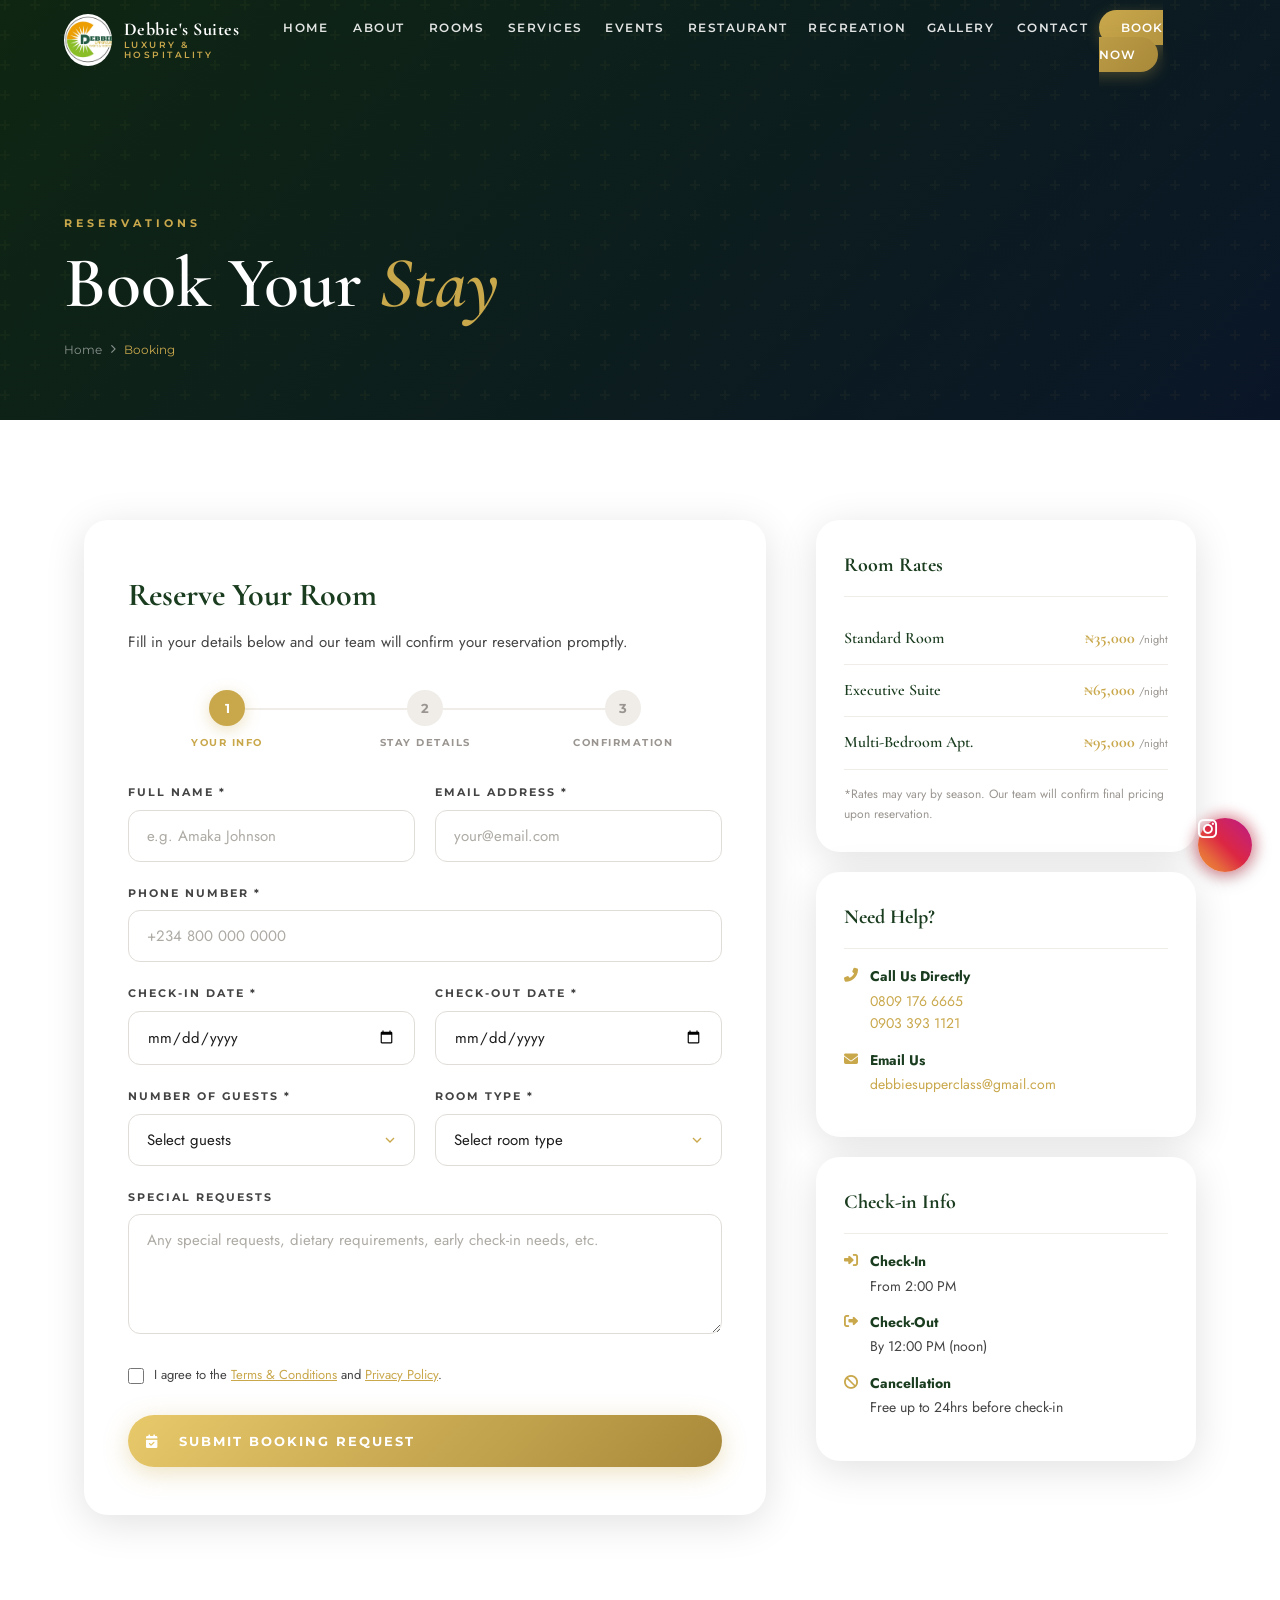
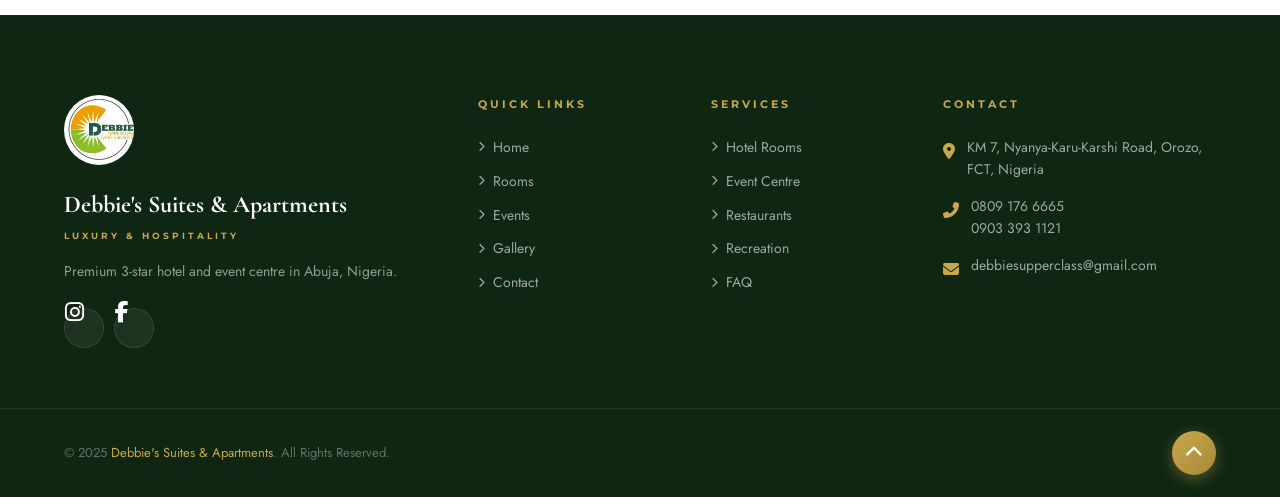
<file: booking.html>
<!DOCTYPE html>
<html lang="en">
<head>
<meta charset="UTF-8"/><meta name="viewport" content="width=device-width,initial-scale=1.0"/>
<meta name="description" content="Book your room at Debbie's Suites & Apartments, Abuja. Reserve standard rooms, executive suites or multi-bedroom apartments online."/>
<title>Book a Room | Debbie's Suites & Apartments</title>
<link rel="icon" href="[data-uri]" type="image/jpeg"/>
<link rel="stylesheet" href="style.css"/>
<link rel="stylesheet" href="https://cdnjs.cloudflare.com/ajax/libs/font-awesome/6.5.0/css/all.min.css"/>
<style>
.booking-layout { display:grid; grid-template-columns:1fr 380px; gap:50px; align-items:start; }
.booking-form-wrap {
  background:var(--white); border-radius:var(--radius-lg);
  padding:48px 44px; box-shadow:var(--shadow-card);
}
.booking-form-title { font-family:var(--font-display); font-size:32px; font-weight:700; color:var(--forest); margin-bottom:8px; }
.booking-form-subtitle { font-size:15px; color:var(--text-mid); margin-bottom:34px; }
.form-row { display:grid; grid-template-columns:1fr 1fr; gap:20px; }
.booking-sidebar { position:sticky; top:100px; display:flex; flex-direction:column; gap:20px; }
.sidebar-card { background:var(--white); border-radius:var(--radius-lg); padding:28px; box-shadow:var(--shadow-card); }
.sidebar-card-title { font-family:var(--font-display); font-size:20px; font-weight:700; color:var(--forest); margin-bottom:16px; padding-bottom:14px; border-bottom:1px solid var(--gray-light); }
.sidebar-info-item { display:flex; gap:12px; margin-bottom:14px; align-items:flex-start; }
.sidebar-info-icon { color:var(--gold); font-size:14px; flex-shrink:0; margin-top:3px; }
.sidebar-info-text { font-size:14px; color:var(--text-mid); line-height:1.6; }
.sidebar-info-text strong { color:var(--forest); display:block; margin-bottom:2px; }
.sidebar-room-option { display:flex; justify-content:space-between; align-items:center; padding:12px 0; border-bottom:1px solid var(--gray-light); }
.sidebar-room-option:last-child { border-bottom:none; }
.sidebar-room-name { font-family:var(--font-display); font-size:16px; font-weight:600; color:var(--forest); }
.sidebar-room-price { font-family:var(--font-display); font-size:16px; color:var(--gold); font-weight:700; }
.sidebar-room-price span { font-family:var(--font-body); font-size:11px; color:var(--gray-mid); font-weight:400; }
.form-submit-btn { width:100%; padding:18px; font-size:13px; margin-top:8px; border-radius:var(--radius-xl); }
.step-indicator { display:flex; gap:0; margin-bottom:32px; }
.step { flex:1; text-align:center; position:relative; }
.step::after { content:''; position:absolute; top:18px; left:50%; width:100%; height:2px; background:var(--gray-light); z-index:0; }
.step:last-child::after { display:none; }
.step-dot { width:36px; height:36px; border-radius:50%; background:var(--gray-light); display:flex; align-items:center; justify-content:center; margin:0 auto 8px; font-family:var(--font-ui); font-size:13px; font-weight:700; color:var(--gray-mid); position:relative; z-index:1; transition:var(--transition-fast); }
.step.active .step-dot { background:var(--gold); color:var(--white); box-shadow:0 4px 15px rgba(201,168,76,0.35); }
.step.done .step-dot { background:var(--nature); color:var(--white); }
.step-label { font-family:var(--font-ui); font-size:10px; font-weight:700; letter-spacing:1.5px; text-transform:uppercase; color:var(--gray-mid); }
.step.active .step-label { color:var(--gold); }

@media(max-width:1000px){ .booking-layout { grid-template-columns:1fr; } .booking-sidebar { position:static; } }
@media(max-width:600px){ .form-row { grid-template-columns:1fr; } .booking-form-wrap { padding:32px 24px; } }
</style>
</head>
<body>
<div id="page-loader"><div class="loader-logo"><img src="[data-uri]" alt="Logo"/></div><div class="loader-bar-wrap"><div class="loader-bar"></div></div><p class="loader-text">Debbie's Suites &amp; Apartments</p></div>
<nav id="navbar">
  <a href="index.html" class="nav-logo"><div class="nav-logo-img"><img src="[data-uri]" alt="Logo"/></div><div class="nav-logo-text"><span class="brand-name">Debbie's Suites</span><span class="brand-sub">Luxury &amp; Hospitality</span></div></a>
  <ul class="nav-links">
    <li><a href="index.html">Home</a></li><li><a href="about.html">About</a></li><li><a href="accommodation.html">Rooms</a></li><li><a href="services.html">Services</a></li><li><a href="events.html">Events</a></li><li><a href="restaurant.html">Restaurant</a></li><li><a href="recreation.html">Recreation</a></li><li><a href="gallery.html">Gallery</a></li><li><a href="contact.html">Contact</a></li><li><a href="booking.html" class="nav-cta active">Book Now</a></li>
  </ul>
  <button class="nav-hamburger" id="nav-hamburger"><span></span><span></span><span></span></button>
</nav>
<div class="nav-mobile-menu" id="nav-mobile-menu">
  <a href="index.html">Home</a><a href="about.html">About</a><a href="accommodation.html">Rooms</a><a href="services.html">Services</a><a href="events.html">Events</a><a href="restaurant.html">Restaurant</a><a href="recreation.html">Recreation</a><a href="gallery.html">Gallery</a><a href="contact.html">Contact</a><a href="booking.html" class="nav-cta-mobile">Book Now</a>
</div>

<div class="page-hero">
  <div class="page-hero-content">
    <span class="page-hero-eyebrow">Reservations</span>
    <h1 class="page-hero-title">Book Your <em>Stay</em></h1>
    <nav class="breadcrumb"><a href="index.html">Home</a> <i class="fas fa-chevron-right fa-xs"></i> <span>Booking</span></nav>
  </div>
</div>

<section class="section-pad">
  <div class="container">
    <div class="booking-layout">
      <!-- Booking Form -->
      <div class="booking-form-wrap reveal-left">
        <h2 class="booking-form-title">Reserve Your Room</h2>
        <p class="booking-form-subtitle">Fill in your details below and our team will confirm your reservation promptly.</p>

        <!-- Step Indicator -->
        <div class="step-indicator">
          <div class="step active"><div class="step-dot">1</div><p class="step-label">Your Info</p></div>
          <div class="step"><div class="step-dot">2</div><p class="step-label">Stay Details</p></div>
          <div class="step"><div class="step-dot">3</div><p class="step-label">Confirmation</p></div>
        </div>

        <!-- CONNECT TO FORMSPREE: Replace YOUR_FORM_ID below with your Formspree form ID -->
        <form id="booking-form" action="https://formspree.io/f/YOUR_FORM_ID" method="POST" novalidate>
          <div class="form-row">
            <div class="form-group">
              <label class="form-label" for="fullname">Full Name *</label>
              <input class="form-control" type="text" id="fullname" name="fullname" placeholder="e.g. Amaka Johnson" required/>
            </div>
            <div class="form-group">
              <label class="form-label" for="email">Email Address *</label>
              <input class="form-control" type="email" id="email" name="email" placeholder="your@email.com" required/>
            </div>
          </div>
          <div class="form-group">
            <label class="form-label" for="phone">Phone Number *</label>
            <input class="form-control" type="tel" id="phone" name="phone" placeholder="+234 800 000 0000" required/>
          </div>
          <div class="form-row">
            <div class="form-group">
              <label class="form-label" for="checkin">Check-In Date *</label>
              <input class="form-control" type="date" id="checkin" name="checkin" required/>
            </div>
            <div class="form-group">
              <label class="form-label" for="checkout">Check-Out Date *</label>
              <input class="form-control" type="date" id="checkout" name="checkout" required/>
            </div>
          </div>
          <div class="form-row">
            <div class="form-group">
              <label class="form-label" for="guests">Number of Guests *</label>
              <select class="form-control" id="guests" name="guests" required>
                <option value="" disabled selected>Select guests</option>
                <option value="1">1 Guest</option>
                <option value="2">2 Guests</option>
                <option value="3">3 Guests</option>
                <option value="4">4 Guests</option>
                <option value="5+">5+ Guests</option>
              </select>
            </div>
            <div class="form-group">
              <label class="form-label" for="roomtype">Room Type *</label>
              <select class="form-control" id="roomtype" name="roomtype" required>
                <option value="" disabled selected>Select room type</option>
                <option value="standard">Standard Room</option>
                <option value="executive">Executive Suite</option>
                <option value="apartment">Multi-Bedroom Apartment</option>
              </select>
            </div>
          </div>
          <div class="form-group">
            <label class="form-label" for="requests">Special Requests</label>
            <textarea class="form-control" id="requests" name="requests" rows="4" placeholder="Any special requests, dietary requirements, early check-in needs, etc."></textarea>
          </div>
          <div class="form-group" style="display:flex;gap:10px;align-items:flex-start">
            <input type="checkbox" id="terms-agree" name="terms" style="margin-top:3px;accent-color:var(--gold);width:16px;height:16px;flex-shrink:0;" required/>
            <label for="terms-agree" style="font-size:13px;color:var(--text-mid);line-height:1.6;">I agree to the <a href="terms.html" style="color:var(--gold);text-decoration:underline">Terms &amp; Conditions</a> and <a href="privacy.html" style="color:var(--gold);text-decoration:underline">Privacy Policy</a>.</label>
          </div>
          <button type="submit" class="btn btn-gold form-submit-btn">
            <i class="fas fa-calendar-check"></i>&nbsp; Submit Booking Request
          </button>
        </form>
      </div>

      <!-- Sidebar -->
      <div class="booking-sidebar reveal-right">
        <div class="sidebar-card">
          <h3 class="sidebar-card-title">Room Rates</h3>
          <div class="sidebar-room-option">
            <span class="sidebar-room-name">Standard Room</span>
            <span class="sidebar-room-price">₦35,000 <span>/night</span></span>
          </div>
          <div class="sidebar-room-option">
            <span class="sidebar-room-name">Executive Suite</span>
            <span class="sidebar-room-price">₦65,000 <span>/night</span></span>
          </div>
          <div class="sidebar-room-option">
            <span class="sidebar-room-name">Multi-Bedroom Apt.</span>
            <span class="sidebar-room-price">₦95,000 <span>/night</span></span>
          </div>
          <p style="font-size:12px;color:var(--gray-mid);margin-top:14px">*Rates may vary by season. Our team will confirm final pricing upon reservation.</p>
        </div>
        <div class="sidebar-card">
          <h3 class="sidebar-card-title">Need Help?</h3>
          <div class="sidebar-info-item">
            <i class="fas fa-phone-alt sidebar-info-icon"></i>
            <div class="sidebar-info-text"><strong>Call Us Directly</strong><a href="tel:08091766665" style="color:var(--gold)">0809 176 6665</a><br/><a href="tel:09033931121" style="color:var(--gold)">0903 393 1121</a></div>
          </div>

          <div class="sidebar-info-item">
            <i class="fas fa-envelope sidebar-info-icon"></i>
            <div class="sidebar-info-text"><strong>Email Us</strong><a href="mailto:debbiesupperclass@gmail.com" style="color:var(--gold)">debbiesupperclass@gmail.com</a></div>
          </div>
        </div>
        <div class="sidebar-card">
          <h3 class="sidebar-card-title">Check-in Info</h3>
          <div class="sidebar-info-item"><i class="fas fa-sign-in-alt sidebar-info-icon"></i><div class="sidebar-info-text"><strong>Check-In</strong>From 2:00 PM</div></div>
          <div class="sidebar-info-item"><i class="fas fa-sign-out-alt sidebar-info-icon"></i><div class="sidebar-info-text"><strong>Check-Out</strong>By 12:00 PM (noon)</div></div>
          <div class="sidebar-info-item"><i class="fas fa-ban sidebar-info-icon"></i><div class="sidebar-info-text"><strong>Cancellation</strong>Free up to 24hrs before check-in</div></div>
        </div>
      </div>
    </div>
  </div>
</section>

<!-- Booking Confirmation Modal -->
<div id="booking-modal">
  <div class="booking-modal-content">
    <div class="modal-icon">🎉</div>
    <h2 class="modal-title">Booking Received!</h2>
    <p class="modal-text">Thank you for choosing <strong>Debbie's Suites &amp; Apartments</strong>. Your booking request has been submitted successfully. Our team will reach out to you shortly to confirm your reservation and share any important details about your stay.</p>
    <p style="font-size:13px;color:var(--gray-mid);margin-bottom:28px">For urgent enquiries, call us on <a href="tel:08091766665" style="color:var(--gold)">0809 176 6665</a></p>
    <button id="booking-modal-close" class="btn btn-gold" style="width:100%;justify-content:center">Close</button>
  </div>
</div>

<footer>
  <div class="footer-grid">
    <div><div class="footer-brand-logo"><img src="[data-uri]" alt="Logo"/></div><p class="footer-brand-name">Debbie's Suites &amp; Apartments</p><p class="footer-brand-sub">Luxury &amp; Hospitality</p><p class="footer-brand-tagline">Premium 3-star hotel and event centre in Abuja, Nigeria.</p><div class="footer-socials"><a href="https://instagram.com/debbies_upperclass" target="_blank" rel="noopener" class="footer-social-btn"><i class="fab fa-instagram"></i></a><a href="https://facebook.com/DebbiesUpperclassEventandRecreation" target="_blank" rel="noopener" class="footer-social-btn"><i class="fab fa-facebook-f"></i></a></div></div>
    <div><p class="footer-col-title">Quick Links</p><ul class="footer-links"><li><a href="index.html"><i class="fas fa-chevron-right fa-xs"></i> Home</a></li><li><a href="accommodation.html"><i class="fas fa-chevron-right fa-xs"></i> Rooms</a></li><li><a href="events.html"><i class="fas fa-chevron-right fa-xs"></i> Events</a></li><li><a href="gallery.html"><i class="fas fa-chevron-right fa-xs"></i> Gallery</a></li><li><a href="contact.html"><i class="fas fa-chevron-right fa-xs"></i> Contact</a></li></ul></div>
    <div><p class="footer-col-title">Services</p><ul class="footer-links"><li><a href="accommodation.html"><i class="fas fa-chevron-right fa-xs"></i> Hotel Rooms</a></li><li><a href="events.html"><i class="fas fa-chevron-right fa-xs"></i> Event Centre</a></li><li><a href="restaurant.html"><i class="fas fa-chevron-right fa-xs"></i> Restaurants</a></li><li><a href="recreation.html"><i class="fas fa-chevron-right fa-xs"></i> Recreation</a></li><li><a href="faq.html"><i class="fas fa-chevron-right fa-xs"></i> FAQ</a></li></ul></div>
    <div><p class="footer-col-title">Contact</p><div class="footer-contact-item"><span class="footer-contact-icon"><i class="fas fa-map-marker-alt"></i></span><p class="footer-contact-text">KM 7, Nyanya-Karu-Karshi Road, Orozo, FCT, Nigeria</p></div><div class="footer-contact-item"><span class="footer-contact-icon"><i class="fas fa-phone-alt"></i></span><p class="footer-contact-text"><a href="tel:08091766665">0809 176 6665</a><br/><a href="tel:09033931121">0903 393 1121</a></p></div><div class="footer-contact-item"><span class="footer-contact-icon"><i class="fas fa-envelope"></i></span><p class="footer-contact-text"><a href="mailto:debbiesupperclass@gmail.com">debbiesupperclass@gmail.com</a></p></div></div>
  </div>
  <div class="footer-bottom"><p class="footer-copyright">&copy; 2025 <span>Debbie's Suites &amp; Apartments</span>. All Rights Reserved.</p><button id="back-to-top"><i class="fas fa-chevron-up"></i></button></div>
</footer>
<div class="fab-container"><a href="https://instagram.com/debbies_upperclass" target="_blank" rel="noopener" class="fab fab-instagram" aria-label="Instagram"><i class="fab fa-instagram"></i></a></div>
<script src="script.js"></script>
</body></html>
</file>
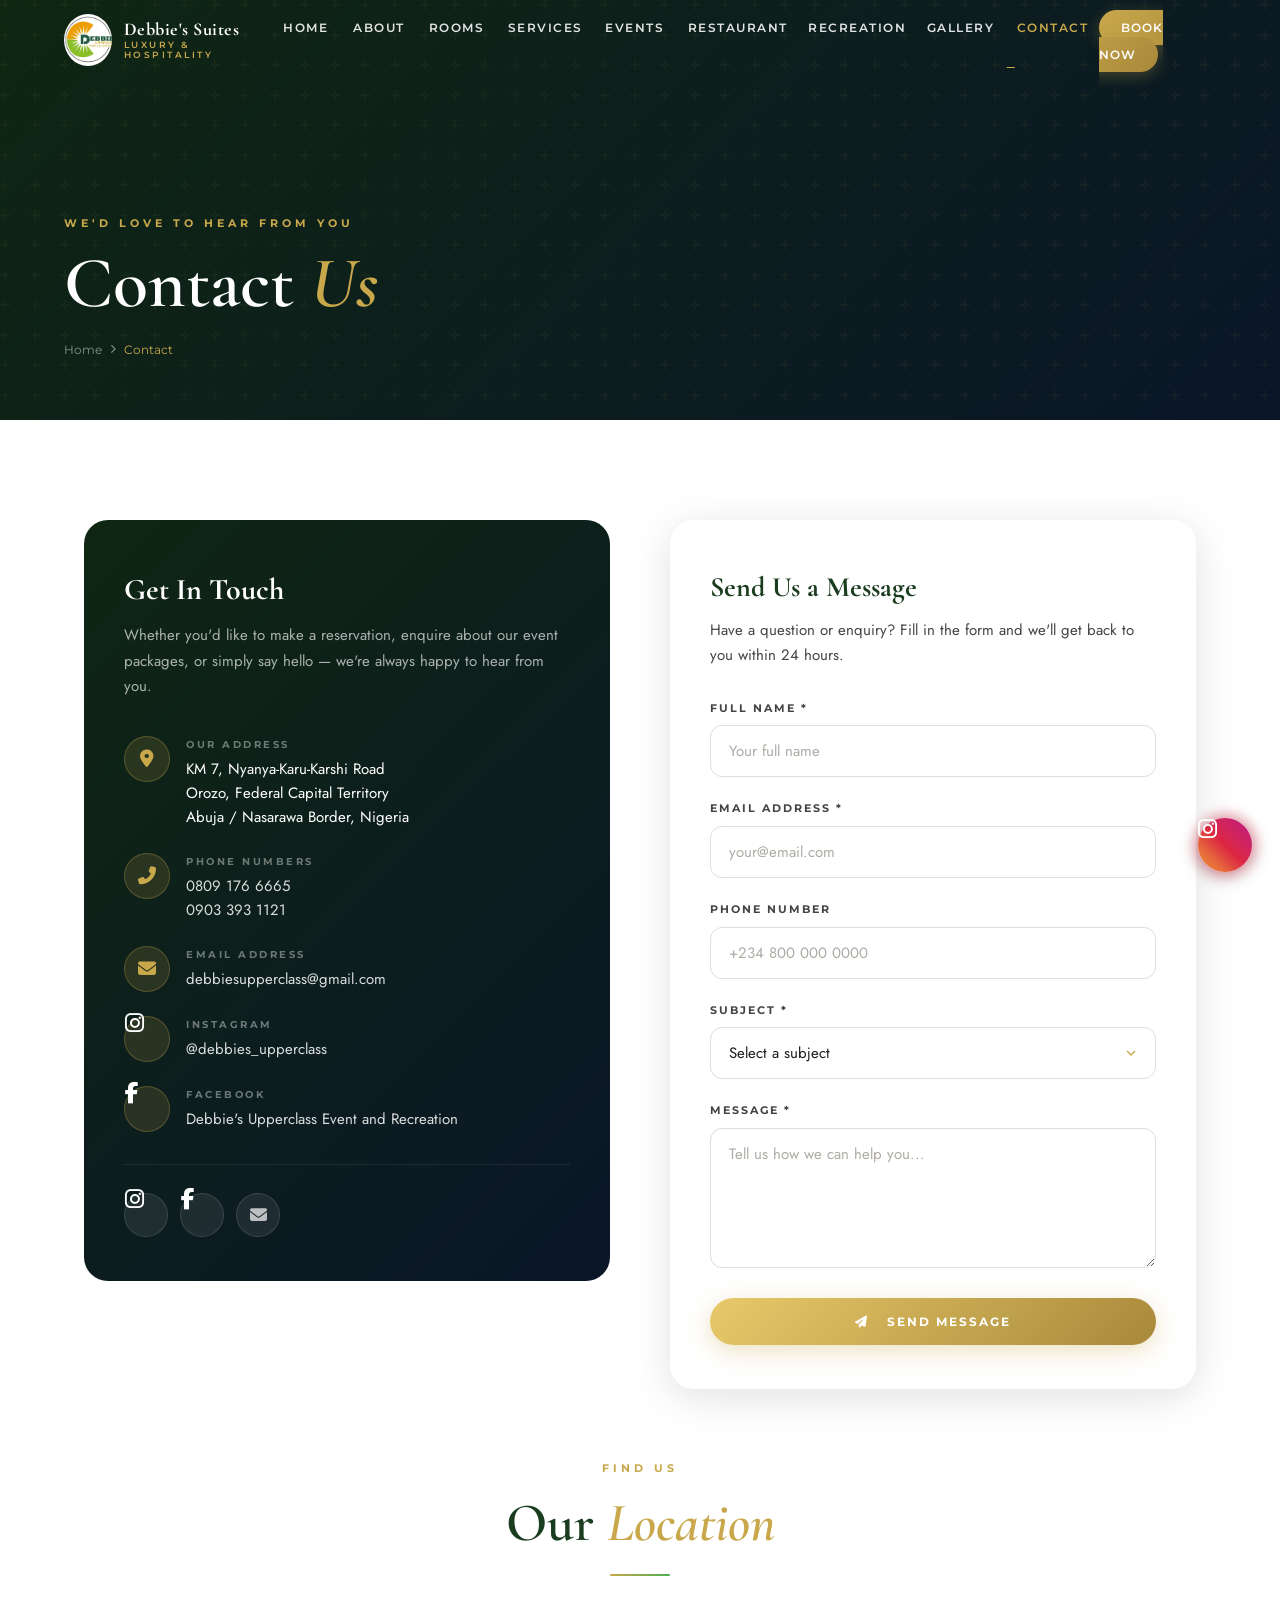
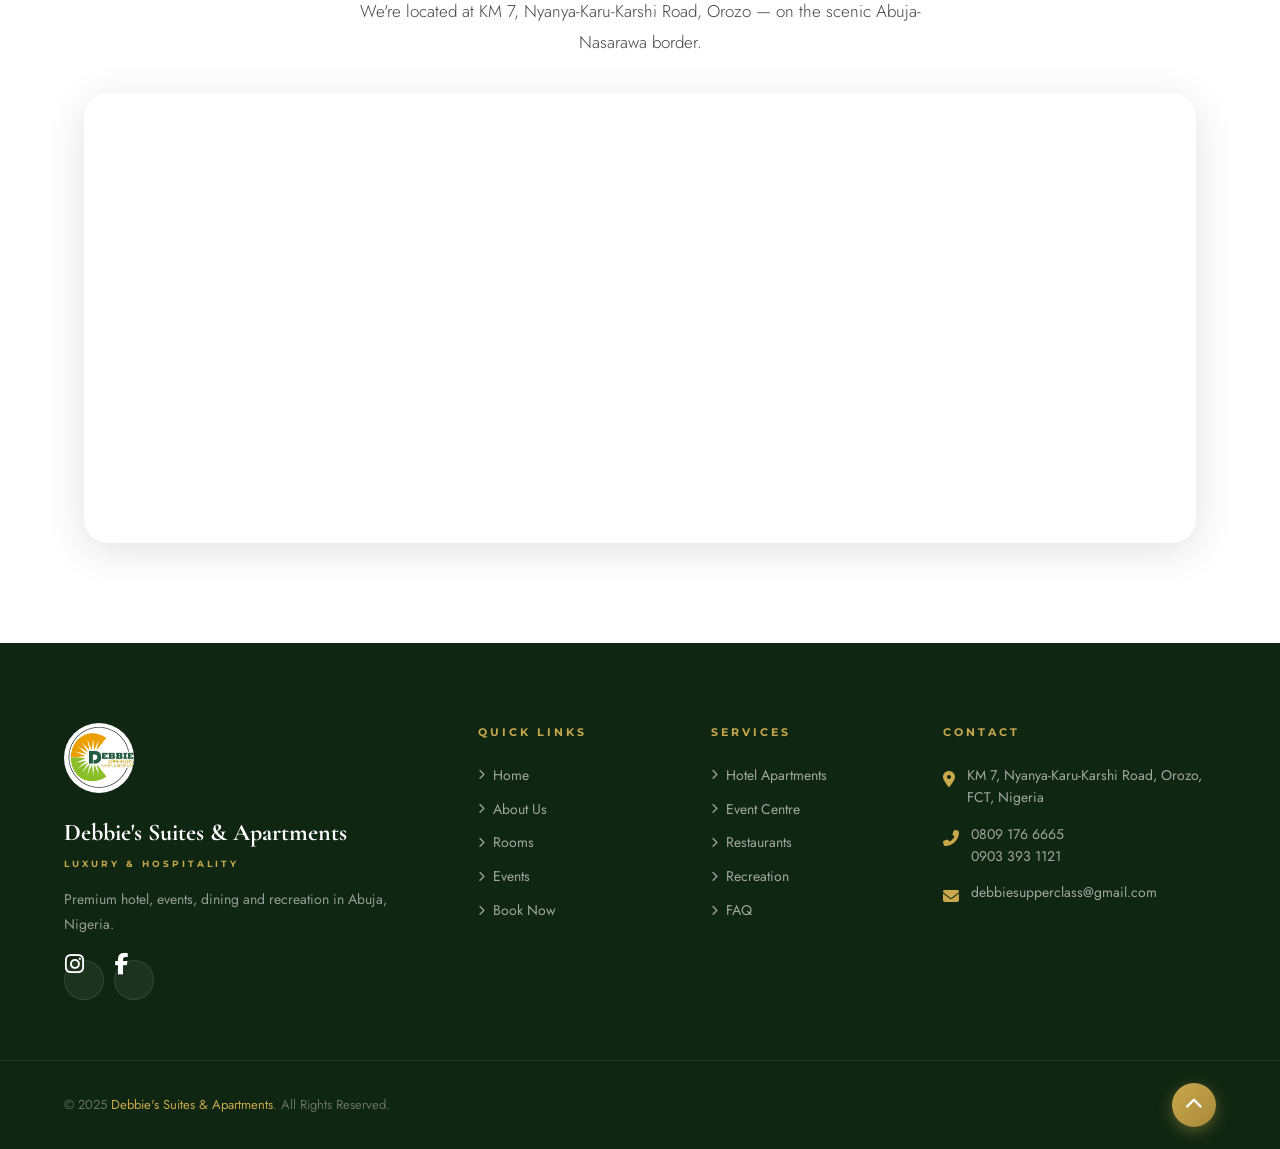
<file: contact.html>
<!DOCTYPE html>
<html lang="en">
<head>
<meta charset="UTF-8"/><meta name="viewport" content="width=device-width,initial-scale=1.0"/>
<meta name="description" content="Contact Debbie's Suites & Apartments — KM 7, Nyanya-Karu-Karshi Road, Orozo, FCT. Call 08091766665 or email us."/>
<title>Contact Us | Debbie's Suites & Apartments</title>
<link rel="icon" href="[data-uri]" type="image/jpeg"/>
<link rel="stylesheet" href="style.css"/>
<link rel="stylesheet" href="https://cdnjs.cloudflare.com/ajax/libs/font-awesome/6.5.0/css/all.min.css"/>
<style>
.contact-layout { display:grid; grid-template-columns:1fr 1fr; gap:60px; align-items:start; }
.contact-info-card { background:linear-gradient(135deg,var(--forest-deep),var(--navy)); border-radius:var(--radius-lg); padding:44px 40px; color:var(--white); }
.contact-info-title { font-family:var(--font-display); font-size:30px; font-weight:700; color:var(--white); margin-bottom:8px; }
.contact-info-subtitle { font-size:15px; color:rgba(255,255,255,0.65); margin-bottom:36px; line-height:1.7; }
.contact-info-item { display:flex; gap:16px; align-items:flex-start; margin-bottom:24px; }
.contact-info-icon { width:46px; height:46px; border-radius:50%; background:rgba(201,168,76,0.15); border:1px solid rgba(201,168,76,0.3); display:flex; align-items:center; justify-content:center; font-size:18px; color:var(--gold); flex-shrink:0; }
.contact-info-label { font-family:var(--font-ui); font-size:10px; font-weight:700; letter-spacing:2.5px; text-transform:uppercase; color:rgba(255,255,255,0.4); margin-bottom:4px; }
.contact-info-value { font-size:15px; color:var(--white); line-height:1.6; }
.contact-info-value a { color:rgba(255,255,255,0.85); transition:color 0.2s; }
.contact-info-value a:hover { color:var(--gold); }
.contact-socials { display:flex; gap:12px; margin-top:32px; padding-top:28px; border-top:1px solid rgba(255,255,255,0.08); }
.contact-social-btn { width:44px;height:44px; border-radius:50%; background:rgba(255,255,255,0.08); border:1px solid rgba(255,255,255,0.12); display:flex; align-items:center; justify-content:center; font-size:17px; color:rgba(255,255,255,0.7); transition:var(--transition-fast); }
.contact-social-btn:hover { background:var(--gold); border-color:var(--gold); color:var(--white); transform:translateY(-3px); }

.contact-form-wrap { background:var(--white); border-radius:var(--radius-lg); padding:44px 40px; box-shadow:var(--shadow-card); }
.contact-form-title { font-family:var(--font-display); font-size:28px; font-weight:700; color:var(--forest); margin-bottom:6px; }
.contact-form-subtitle { font-size:15px; color:var(--text-mid); margin-bottom:30px; }

.map-section { margin-top:70px; }
.map-wrap { border-radius:var(--radius-lg); overflow:hidden; height:450px; box-shadow:var(--shadow-card); }

@media(max-width:900px){ .contact-layout { grid-template-columns:1fr; } .contact-info-card,.contact-form-wrap { padding:32px 24px; } }
</style>
</head>
<body>
<div id="page-loader"><div class="loader-logo"><img src="[data-uri]" alt="Logo"/></div><div class="loader-bar-wrap"><div class="loader-bar"></div></div><p class="loader-text">Debbie's Suites &amp; Apartments</p></div>
<nav id="navbar">
  <a href="index.html" class="nav-logo"><div class="nav-logo-img"><img src="[data-uri]" alt="Logo"/></div><div class="nav-logo-text"><span class="brand-name">Debbie's Suites</span><span class="brand-sub">Luxury &amp; Hospitality</span></div></a>
  <ul class="nav-links">
    <li><a href="index.html">Home</a></li><li><a href="about.html">About</a></li><li><a href="accommodation.html">Rooms</a></li><li><a href="services.html">Services</a></li><li><a href="events.html">Events</a></li><li><a href="restaurant.html">Restaurant</a></li><li><a href="recreation.html">Recreation</a></li><li><a href="gallery.html">Gallery</a></li><li><a href="contact.html" class="active">Contact</a></li><li><a href="booking.html" class="nav-cta">Book Now</a></li>
  </ul>
  <button class="nav-hamburger" id="nav-hamburger"><span></span><span></span><span></span></button>
</nav>
<div class="nav-mobile-menu" id="nav-mobile-menu">
  <a href="index.html">Home</a><a href="about.html">About</a><a href="accommodation.html">Rooms</a><a href="services.html">Services</a><a href="events.html">Events</a><a href="restaurant.html">Restaurant</a><a href="recreation.html">Recreation</a><a href="gallery.html">Gallery</a><a href="contact.html">Contact</a><a href="booking.html" class="nav-cta-mobile">Book Now</a>
</div>

<div class="page-hero">
  <div class="page-hero-content">
    <span class="page-hero-eyebrow">We'd Love to Hear from You</span>
    <h1 class="page-hero-title">Contact <em>Us</em></h1>
    <nav class="breadcrumb"><a href="index.html">Home</a> <i class="fas fa-chevron-right fa-xs"></i> <span>Contact</span></nav>
  </div>
</div>

<section class="section-pad">
  <div class="container">
    <div class="contact-layout">
      <div class="contact-info-card reveal-left">
        <h2 class="contact-info-title">Get In Touch</h2>
        <p class="contact-info-subtitle">Whether you'd like to make a reservation, enquire about our event packages, or simply say hello — we're always happy to hear from you.</p>
        <div class="contact-info-item">
          <div class="contact-info-icon"><i class="fas fa-map-marker-alt"></i></div>
          <div><p class="contact-info-label">Our Address</p><p class="contact-info-value">KM 7, Nyanya-Karu-Karshi Road<br/>Orozo, Federal Capital Territory<br/>Abuja / Nasarawa Border, Nigeria</p></div>
        </div>
        <div class="contact-info-item">
          <div class="contact-info-icon"><i class="fas fa-phone-alt"></i></div>
          <div><p class="contact-info-label">Phone Numbers</p><p class="contact-info-value"><a href="tel:08091766665">0809 176 6665</a><br/><a href="tel:09033931121">0903 393 1121</a></p></div>
        </div>
        <div class="contact-info-item">
          <div class="contact-info-icon"><i class="fas fa-envelope"></i></div>
          <div><p class="contact-info-label">Email Address</p><p class="contact-info-value"><a href="mailto:debbiesupperclass@gmail.com">debbiesupperclass@gmail.com</a></p></div>
        </div>
        <div class="contact-info-item">
          <div class="contact-info-icon"><i class="fab fa-instagram"></i></div>
          <div><p class="contact-info-label">Instagram</p><p class="contact-info-value"><a href="https://instagram.com/debbies_upperclass" target="_blank" rel="noopener">@debbies_upperclass</a></p></div>
        </div>
        <div class="contact-info-item">
          <div class="contact-info-icon"><i class="fab fa-facebook-f"></i></div>
          <div><p class="contact-info-label">Facebook</p><p class="contact-info-value"><a href="https://facebook.com/DebbiesUpperclassEventandRecreation" target="_blank" rel="noopener">Debbie's Upperclass Event and Recreation</a></p></div>
        </div>
        <div class="contact-socials">
          <a href="https://instagram.com/debbies_upperclass" target="_blank" rel="noopener" class="contact-social-btn"><i class="fab fa-instagram"></i></a>
          <a href="https://facebook.com/DebbiesUpperclassEventandRecreation" target="_blank" rel="noopener" class="contact-social-btn"><i class="fab fa-facebook-f"></i></a>
          
          <a href="mailto:debbiesupperclass@gmail.com" class="contact-social-btn"><i class="fas fa-envelope"></i></a>
        </div>
      </div>

      <div class="contact-form-wrap reveal-right">
        <h2 class="contact-form-title">Send Us a Message</h2>
        <p class="contact-form-subtitle">Have a question or enquiry? Fill in the form and we'll get back to you within 24 hours.</p>
        <!-- CONNECT TO FORMSPREE: Replace YOUR_CONTACT_FORM_ID below -->
        <form id="contact-form" action="https://formspree.io/f/YOUR_CONTACT_FORM_ID" method="POST" novalidate>
          <div class="form-group">
            <label class="form-label" for="c-name">Full Name *</label>
            <input class="form-control" type="text" id="c-name" name="name" placeholder="Your full name" required/>
          </div>
          <div class="form-group">
            <label class="form-label" for="c-email">Email Address *</label>
            <input class="form-control" type="email" id="c-email" name="email" placeholder="your@email.com" required/>
          </div>
          <div class="form-group">
            <label class="form-label" for="c-phone">Phone Number</label>
            <input class="form-control" type="tel" id="c-phone" name="phone" placeholder="+234 800 000 0000"/>
          </div>
          <div class="form-group">
            <label class="form-label" for="c-subject">Subject *</label>
            <select class="form-control" id="c-subject" name="subject" required>
              <option value="" disabled selected>Select a subject</option>
              <option value="Room Booking">Room Booking Enquiry</option>
              <option value="Event Booking">Event Centre Enquiry</option>
              <option value="Restaurant">Restaurant Reservation</option>
              <option value="Recreation">Recreation &amp; Wellness</option>
              <option value="General">General Enquiry</option>
            </select>
          </div>
          <div class="form-group">
            <label class="form-label" for="c-message">Message *</label>
            <textarea class="form-control" id="c-message" name="message" rows="5" placeholder="Tell us how we can help you..." required></textarea>
          </div>
          <button type="submit" class="btn btn-gold" style="width:100%;justify-content:center;padding:16px">
            <i class="fas fa-paper-plane"></i>&nbsp; Send Message
          </button>
        </form>
      </div>
    </div>

    <!-- Google Maps -->
    <div class="map-section reveal">
      <div class="text-center" style="margin-bottom:36px">
        <span class="section-eyebrow">Find Us</span>
        <h2 class="section-title">Our <em>Location</em></h2>
        <div class="section-divider center"></div>
        <p class="section-subtitle">We're located at KM 7, Nyanya-Karu-Karshi Road, Orozo — on the scenic Abuja-Nasarawa border.</p>
      </div>
      <div class="map-wrap">
        <iframe
          src="https://www.google.com/maps/embed?pb=!1m18!1m12!1m3!1d3940.1!2d7.5833!3d8.9833!2m3!1f0!2f0!3f0!3m2!1i1024!2i768!4f13.1!3m3!1m2!1s0x0%3A0x0!2s7%20Nyanya-Karshi%20Road%2C%20Orozo%20900109%2C%20Nasarawa!5e0!3m2!1sen!2sng!4v1700000000000!5m2!1sen!2sng&q=7+Nyanya-Karshi+Road,+Orozo+900109,+Nasarawa,+Nigeria"
          width="100%" height="100%" style="border:0;" allowfullscreen="" loading="lazy"
          referrerpolicy="no-referrer-when-downgrade"
          title="Debbie's Suites & Apartments Location — 7 Nyanya-Karshi Road, Orozo, Nasarawa">
        </iframe>
      </div>
    </div>
  </div>
</section>

<footer>
  <div class="footer-grid">
    <div><div class="footer-brand-logo"><img src="[data-uri]" alt="Logo"/></div><p class="footer-brand-name">Debbie's Suites &amp; Apartments</p><p class="footer-brand-sub">Luxury &amp; Hospitality</p><p class="footer-brand-tagline">Premium hotel, events, dining and recreation in Abuja, Nigeria.</p><div class="footer-socials"><a href="https://instagram.com/debbies_upperclass" target="_blank" rel="noopener" class="footer-social-btn"><i class="fab fa-instagram"></i></a><a href="https://facebook.com/DebbiesUpperclassEventandRecreation" target="_blank" rel="noopener" class="footer-social-btn"><i class="fab fa-facebook-f"></i></a></div></div>
    <div><p class="footer-col-title">Quick Links</p><ul class="footer-links"><li><a href="index.html"><i class="fas fa-chevron-right fa-xs"></i> Home</a></li><li><a href="about.html"><i class="fas fa-chevron-right fa-xs"></i> About Us</a></li><li><a href="accommodation.html"><i class="fas fa-chevron-right fa-xs"></i> Rooms</a></li><li><a href="events.html"><i class="fas fa-chevron-right fa-xs"></i> Events</a></li><li><a href="booking.html"><i class="fas fa-chevron-right fa-xs"></i> Book Now</a></li></ul></div>
    <div><p class="footer-col-title">Services</p><ul class="footer-links"><li><a href="accommodation.html"><i class="fas fa-chevron-right fa-xs"></i> Hotel Apartments</a></li><li><a href="events.html"><i class="fas fa-chevron-right fa-xs"></i> Event Centre</a></li><li><a href="restaurant.html"><i class="fas fa-chevron-right fa-xs"></i> Restaurants</a></li><li><a href="recreation.html"><i class="fas fa-chevron-right fa-xs"></i> Recreation</a></li><li><a href="faq.html"><i class="fas fa-chevron-right fa-xs"></i> FAQ</a></li></ul></div>
    <div><p class="footer-col-title">Contact</p><div class="footer-contact-item"><span class="footer-contact-icon"><i class="fas fa-map-marker-alt"></i></span><p class="footer-contact-text">KM 7, Nyanya-Karu-Karshi Road, Orozo, FCT, Nigeria</p></div><div class="footer-contact-item"><span class="footer-contact-icon"><i class="fas fa-phone-alt"></i></span><p class="footer-contact-text"><a href="tel:08091766665">0809 176 6665</a><br/><a href="tel:09033931121">0903 393 1121</a></p></div><div class="footer-contact-item"><span class="footer-contact-icon"><i class="fas fa-envelope"></i></span><p class="footer-contact-text"><a href="mailto:debbiesupperclass@gmail.com">debbiesupperclass@gmail.com</a></p></div></div>
  </div>
  <div class="footer-bottom"><p class="footer-copyright">&copy; 2025 <span>Debbie's Suites &amp; Apartments</span>. All Rights Reserved.</p><button id="back-to-top"><i class="fas fa-chevron-up"></i></button></div>
</footer>
<div class="fab-container"><a href="https://instagram.com/debbies_upperclass" target="_blank" rel="noopener" class="fab fab-instagram" aria-label="Instagram"><i class="fab fa-instagram"></i></a></div>
<script src="script.js"></script>
<script>
// Contact form confirmation
(function(){
  const form = document.getElementById('contact-form');
  if(!form) return;
  form.addEventListener('submit', function(e){
    e.preventDefault();
    const btn = form.querySelector('button[type="submit"]');
    btn.innerHTML = '<i class="fas fa-check"></i>&nbsp; Message Sent!';
    btn.style.background = 'linear-gradient(135deg,var(--nature),var(--forest))';
    btn.disabled = true;
    setTimeout(() => {
      btn.innerHTML = '<i class="fas fa-paper-plane"></i>&nbsp; Send Message';
      btn.style.background = '';
      btn.disabled = false;
      form.reset();
    }, 4000);
  });
})();
</script>
</body></html>
</file>
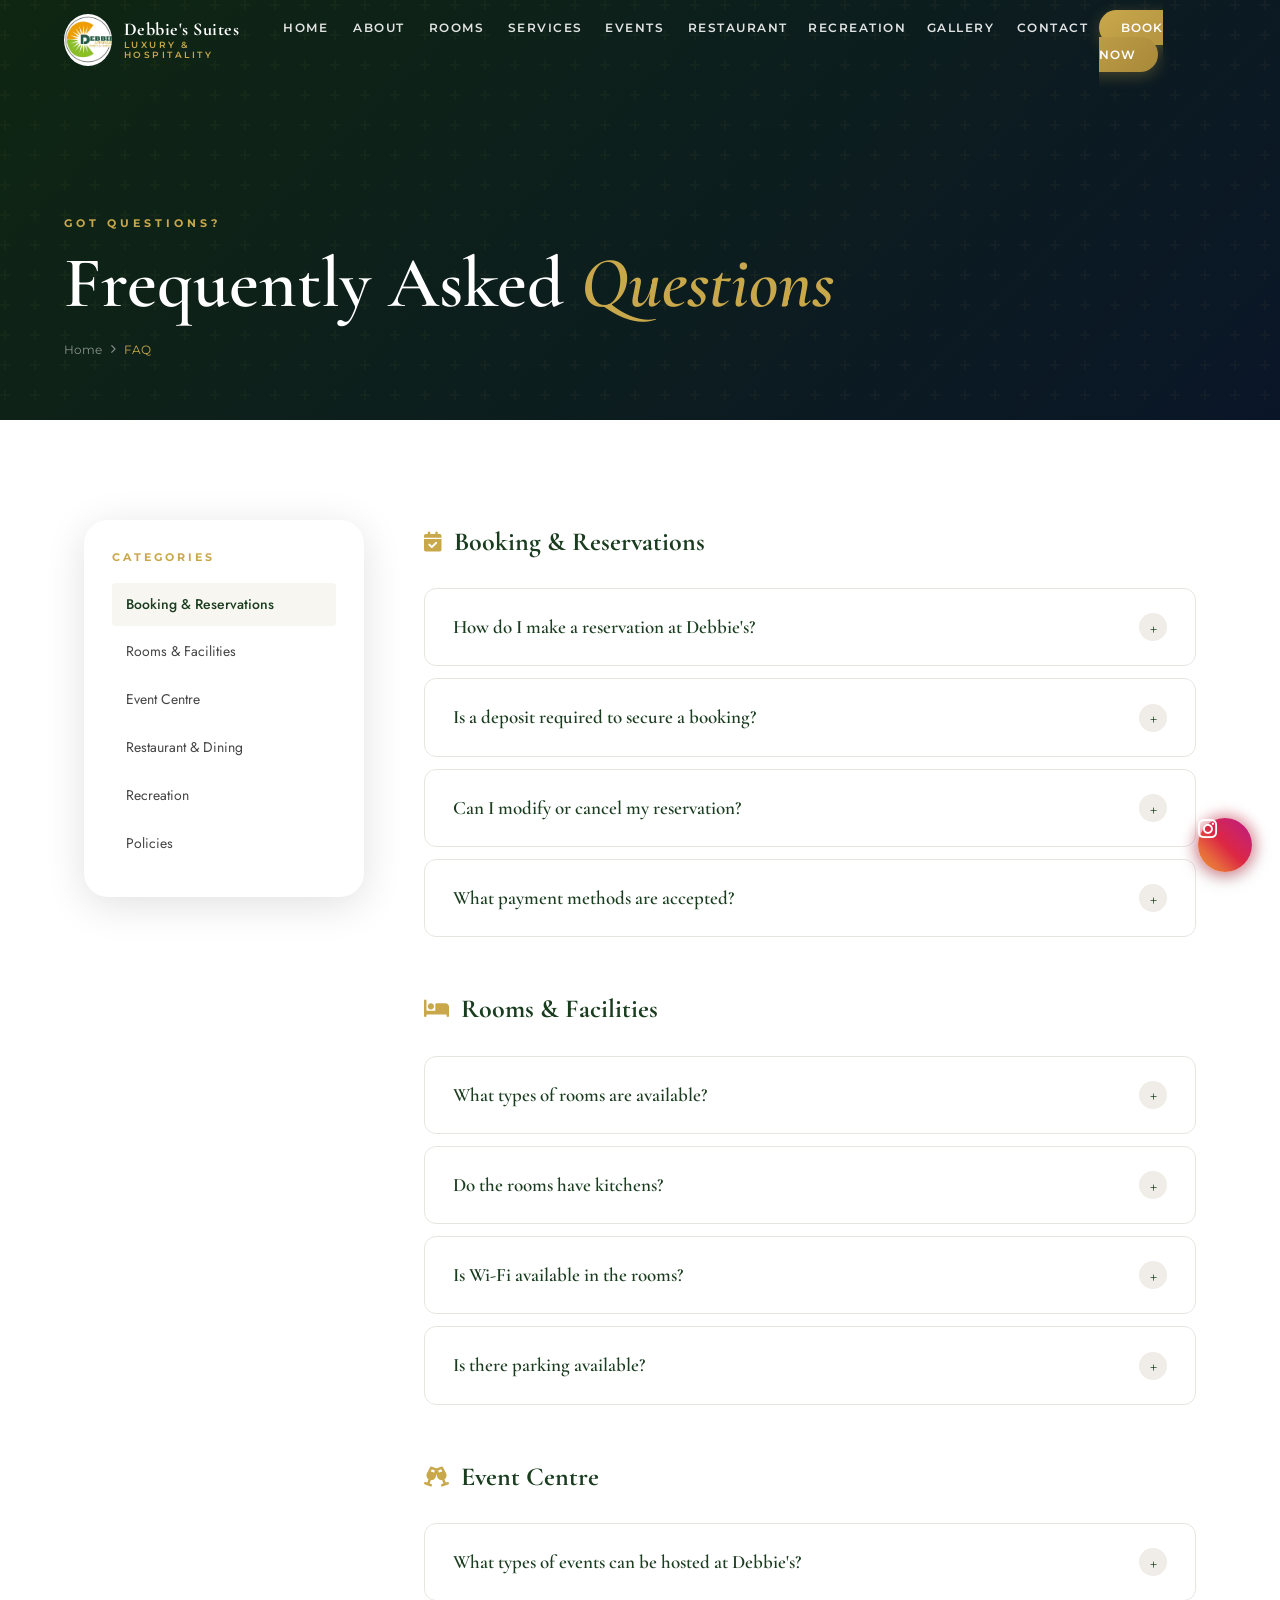
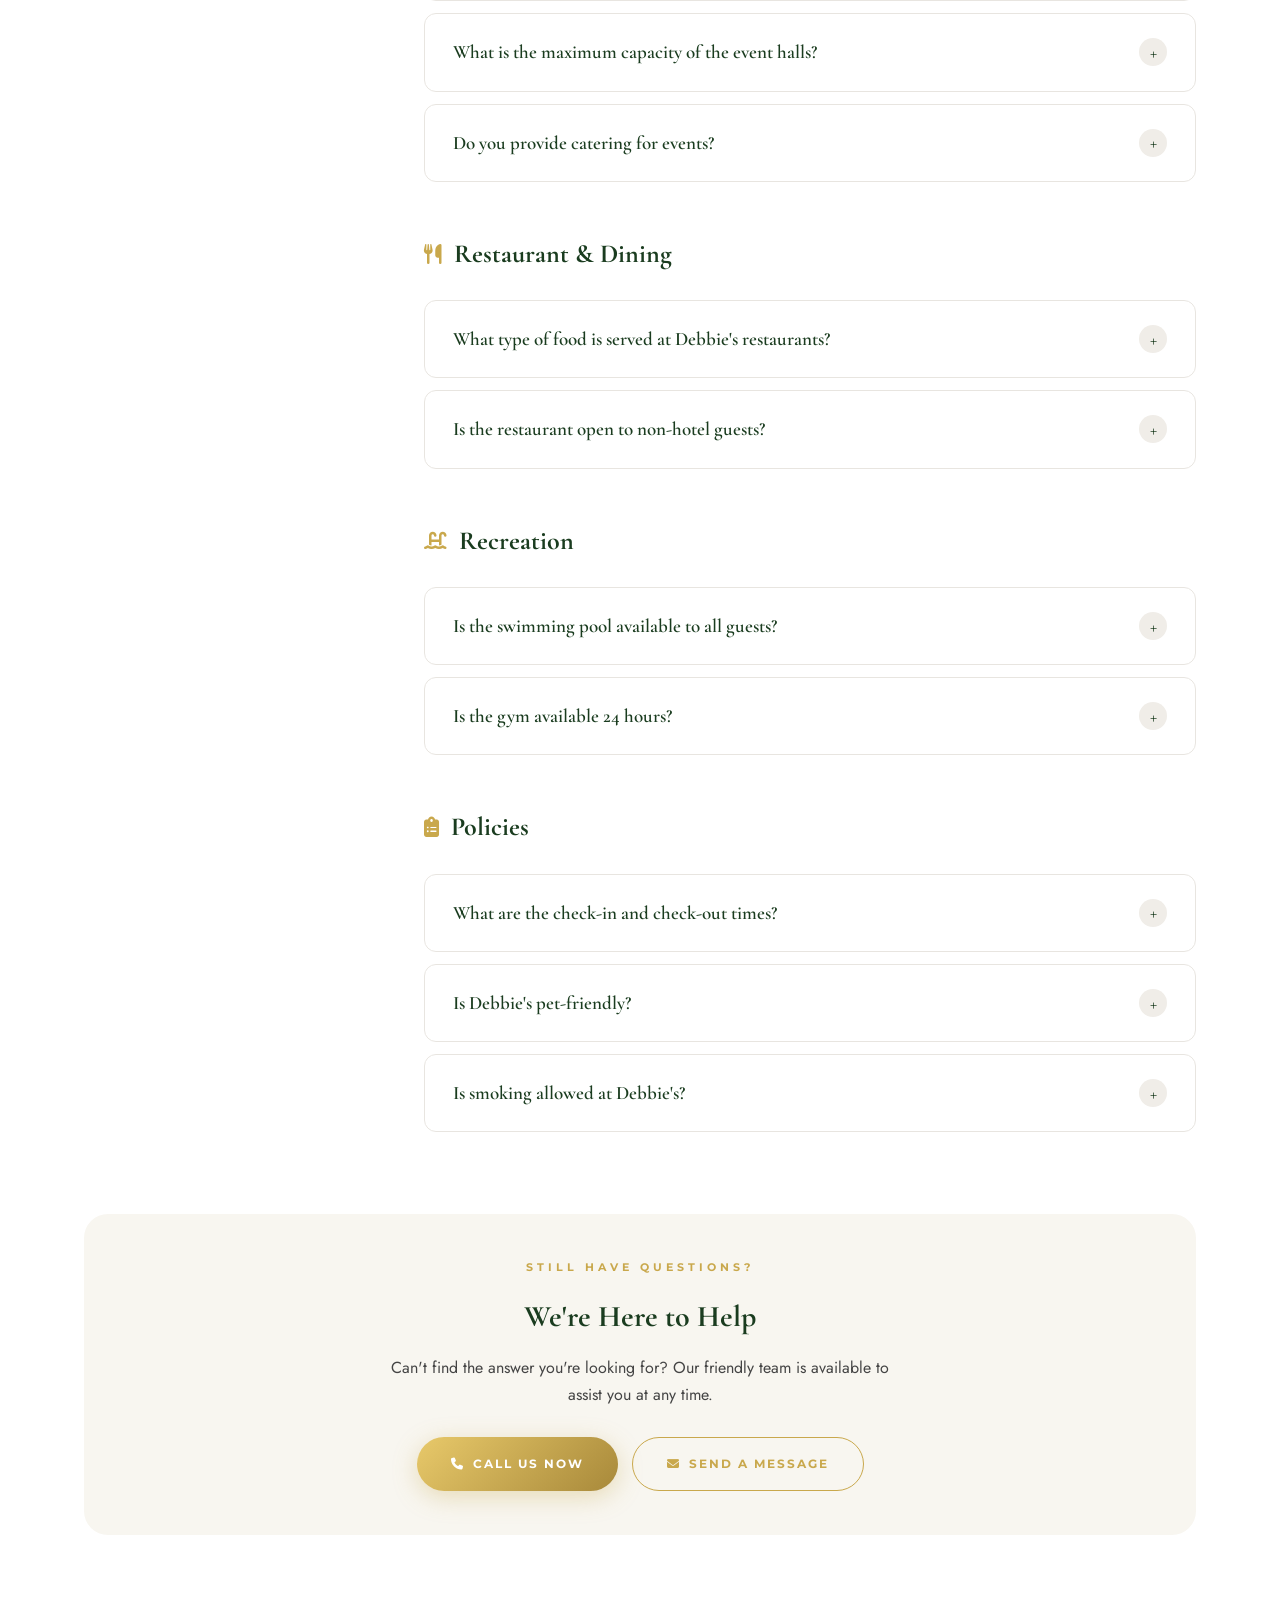
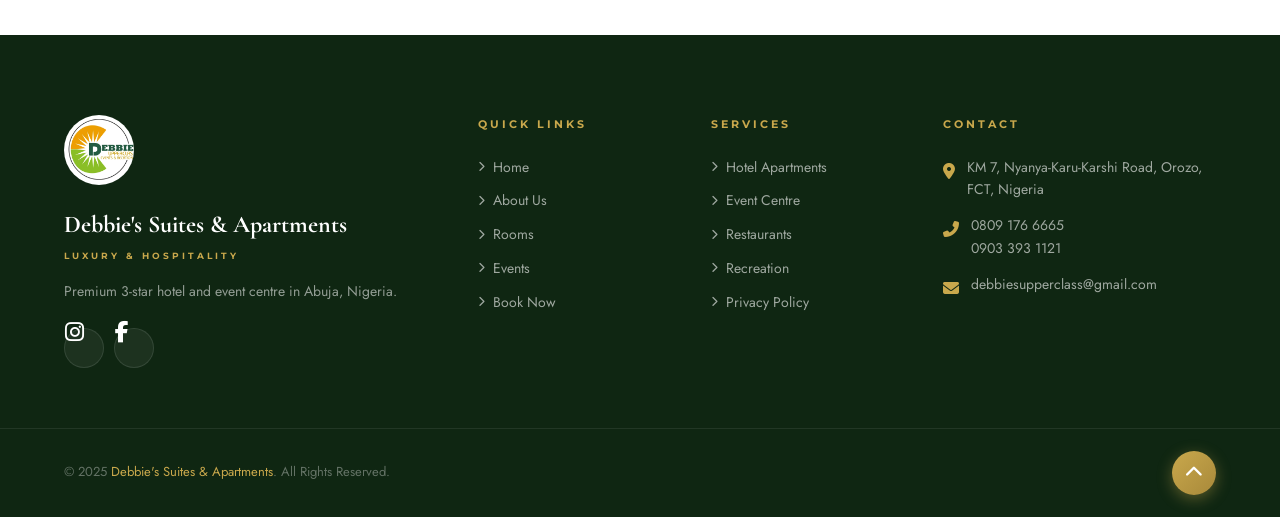
<file: faq.html>
<!DOCTYPE html>
<html lang="en">
<head>
<meta charset="UTF-8"/><meta name="viewport" content="width=device-width,initial-scale=1.0"/>
<meta name="description" content="Frequently Asked Questions about Debbie's Suites & Apartments — bookings, check-in, facilities, events and more."/>
<title>FAQ | Debbie's Suites & Apartments</title>
<link rel="icon" href="[data-uri]" type="image/jpeg"/>
<link rel="stylesheet" href="style.css"/>
<link rel="stylesheet" href="https://cdnjs.cloudflare.com/ajax/libs/font-awesome/6.5.0/css/all.min.css"/>
<style>
.faq-layout { display:grid; grid-template-columns:280px 1fr; gap:60px; align-items:start; }
.faq-nav { position:sticky; top:100px; background:var(--white); border-radius:var(--radius-lg); padding:28px; box-shadow:var(--shadow-card); }
.faq-nav-title { font-family:var(--font-ui); font-size:11px; font-weight:700; letter-spacing:3px; text-transform:uppercase; color:var(--gold); margin-bottom:16px; }
.faq-nav-link { display:block; font-size:14px; color:var(--text-mid); padding:10px 14px; border-radius:var(--radius-sm); transition:var(--transition-fast); margin-bottom:4px; }
.faq-nav-link:hover,.faq-nav-link.active { background:var(--ivory); color:var(--forest); font-weight:500; }
.faq-section-header { margin-bottom:24px; margin-top:50px; }
.faq-section-header:first-child { margin-top:0; }
.faq-section-title { font-family:var(--font-display); font-size:26px; font-weight:700; color:var(--forest); display:flex; align-items:center; gap:12px; }
.faq-section-title i { color:var(--gold); font-size:20px; }
@media(max-width:900px){ .faq-layout { grid-template-columns:1fr; } .faq-nav { position:static; } }
</style>
</head>
<body>
<div id="page-loader"><div class="loader-logo"><img src="[data-uri]" alt="Logo"/></div><div class="loader-bar-wrap"><div class="loader-bar"></div></div><p class="loader-text">Debbie's FAQ</p></div>
<nav id="navbar">
  <a href="index.html" class="nav-logo"><div class="nav-logo-img"><img src="[data-uri]" alt="Logo"/></div><div class="nav-logo-text"><span class="brand-name">Debbie's Suites</span><span class="brand-sub">Luxury &amp; Hospitality</span></div></a>
  <ul class="nav-links">
    <li><a href="index.html">Home</a></li><li><a href="about.html">About</a></li><li><a href="accommodation.html">Rooms</a></li><li><a href="services.html">Services</a></li><li><a href="events.html">Events</a></li><li><a href="restaurant.html">Restaurant</a></li><li><a href="recreation.html">Recreation</a></li><li><a href="gallery.html">Gallery</a></li><li><a href="contact.html">Contact</a></li><li><a href="booking.html" class="nav-cta">Book Now</a></li>
  </ul>
  <button class="nav-hamburger" id="nav-hamburger"><span></span><span></span><span></span></button>
</nav>
<div class="nav-mobile-menu" id="nav-mobile-menu">
  <a href="index.html">Home</a><a href="about.html">About</a><a href="accommodation.html">Rooms</a><a href="services.html">Services</a><a href="events.html">Events</a><a href="restaurant.html">Restaurant</a><a href="recreation.html">Recreation</a><a href="gallery.html">Gallery</a><a href="contact.html">Contact</a><a href="booking.html" class="nav-cta-mobile">Book Now</a>
</div>

<div class="page-hero">
  <div class="page-hero-content">
    <span class="page-hero-eyebrow">Got Questions?</span>
    <h1 class="page-hero-title">Frequently Asked <em>Questions</em></h1>
    <nav class="breadcrumb"><a href="index.html">Home</a> <i class="fas fa-chevron-right fa-xs"></i> <span>FAQ</span></nav>
  </div>
</div>

<section class="section-pad">
  <div class="container">
    <div class="faq-layout">
      <div class="faq-nav reveal-left">
        <p class="faq-nav-title">Categories</p>
        <a class="faq-nav-link active" href="#booking">Booking &amp; Reservations</a>
        <a class="faq-nav-link" href="#rooms">Rooms &amp; Facilities</a>
        <a class="faq-nav-link" href="#events">Event Centre</a>
        <a class="faq-nav-link" href="#dining">Restaurant &amp; Dining</a>
        <a class="faq-nav-link" href="#recreation">Recreation</a>
        <a class="faq-nav-link" href="#policies">Policies</a>
      </div>

      <div class="reveal-right">
        <div id="booking" class="faq-section-header">
          <h2 class="faq-section-title"><i class="fas fa-calendar-check"></i> Booking &amp; Reservations</h2>
        </div>
        <div class="faq-item">
          <div class="faq-question">How do I make a reservation at Debbie's?<span class="faq-icon">+</span></div>
          <div class="faq-answer"><div class="faq-answer-inner">You can book online via our <a href="booking.html" style="color:var(--gold)">Booking page</a>, call us on <a href="tel:08091766665" style="color:var(--gold)">0809 176 6665</a> or <a href="tel:09033931121" style="color:var(--gold)">0903 393 1121</a>, send an email to <a href="mailto:debbiesupperclass@gmail.com" style="color:var(--gold)">debbiesupperclass@gmail.com</a>, or message us via WhatsApp. Our team will confirm your reservation within a few hours.</div></div>
        </div>
        <div class="faq-item">
          <div class="faq-question">Is a deposit required to secure a booking?<span class="faq-icon">+</span></div>
          <div class="faq-answer"><div class="faq-answer-inner">Yes, a deposit may be required to secure your reservation, especially during peak periods and for event bookings. Our team will provide you with specific deposit details upon confirming your booking.</div></div>
        </div>
        <div class="faq-item">
          <div class="faq-question">Can I modify or cancel my reservation?<span class="faq-icon">+</span></div>
          <div class="faq-answer"><div class="faq-answer-inner">Yes. Cancellations made at least 24 hours before check-in are free of charge. Cancellations within 24 hours of check-in may attract a one-night charge. To modify or cancel your booking, please contact us as soon as possible via phone or email.</div></div>
        </div>
        <div class="faq-item">
          <div class="faq-question">What payment methods are accepted?<span class="faq-icon">+</span></div>
          <div class="faq-answer"><div class="faq-answer-inner">We accept cash payments and bank transfers. Please contact our team for specific bank account details when making your booking. Cards may also be accepted — please enquire directly for the latest payment options.</div></div>
        </div>

        <div id="rooms" class="faq-section-header">
          <h2 class="faq-section-title"><i class="fas fa-bed"></i> Rooms &amp; Facilities</h2>
        </div>
        <div class="faq-item">
          <div class="faq-question">What types of rooms are available?<span class="faq-icon">+</span></div>
          <div class="faq-answer"><div class="faq-answer-inner">We offer three accommodation categories: Standard Rooms (ideal for solo guests and couples), Executive Suites (with separate living areas and full kitchens), and Multi-Bedroom Apartments (perfect for families and extended stays). All 50 rooms are fully furnished and serviced.</div></div>
        </div>
        <div class="faq-item">
          <div class="faq-question">Do the rooms have kitchens?<span class="faq-icon">+</span></div>
          <div class="faq-answer"><div class="faq-answer-inner">Yes. Executive Suites and Multi-Bedroom Apartments come with full kitchens. Standard Rooms include a kitchenette with basic cooking facilities. All kitchens are equipped with essential cookware and appliances.</div></div>
        </div>
        <div class="faq-item">
          <div class="faq-question">Is Wi-Fi available in the rooms?<span class="faq-icon">+</span></div>
          <div class="faq-answer"><div class="faq-answer-inner">Yes, complimentary high-speed Wi-Fi is available in all rooms and throughout the property.</div></div>
        </div>
        <div class="faq-item">
          <div class="faq-question">Is there parking available?<span class="faq-icon">+</span></div>
          <div class="faq-answer"><div class="faq-answer-inner">Yes, free parking is available on-site for all guests. Our premises are secured with 24-hour security coverage.</div></div>
        </div>

        <div id="events" class="faq-section-header">
          <h2 class="faq-section-title"><i class="fas fa-glass-cheers"></i> Event Centre</h2>
        </div>
        <div class="faq-item">
          <div class="faq-question">What types of events can be hosted at Debbie's?<span class="faq-icon">+</span></div>
          <div class="faq-answer"><div class="faq-answer-inner">Our event halls are suitable for a wide range of occasions including weddings, receptions, corporate conferences, seminars, board meetings, birthday parties, anniversary celebrations, baby showers, and more.</div></div>
        </div>
        <div class="faq-item">
          <div class="faq-question">What is the maximum capacity of the event halls?<span class="faq-icon">+</span></div>
          <div class="faq-answer"><div class="faq-answer-inner">Our event halls can accommodate up to 500+ guests for large events. We also have smaller configurations available for intimate gatherings of 50–150 guests. Please contact our events team for specific capacity details and layout options.</div></div>
        </div>
        <div class="faq-item">
          <div class="faq-question">Do you provide catering for events?<span class="faq-icon">+</span></div>
          <div class="faq-answer"><div class="faq-answer-inner">Yes, our in-house restaurant team can provide catering for events. We offer Nigerian and continental menu options, and can customise menus to suit your event theme and dietary requirements. External caterers may also be arranged with prior approval.</div></div>
        </div>

        <div id="dining" class="faq-section-header">
          <h2 class="faq-section-title"><i class="fas fa-utensils"></i> Restaurant &amp; Dining</h2>
        </div>
        <div class="faq-item">
          <div class="faq-question">What type of food is served at Debbie's restaurants?<span class="faq-icon">+</span></div>
          <div class="faq-answer"><div class="faq-answer-inner">We have two restaurants — one specialising in authentic Nigerian cuisine (including popular dishes like Egusi Soup, Jollof Rice, Pepper Soup, and Pounded Yam) and another serving continental dishes (including pasta, grilled meats, seafood, and international favourites).</div></div>
        </div>
        <div class="faq-item">
          <div class="faq-question">Is the restaurant open to non-hotel guests?<span class="faq-icon">+</span></div>
          <div class="faq-answer"><div class="faq-answer-inner">Yes, our restaurants and lounge are open to the public, not just hotel guests. We welcome walk-in diners and also accept reservations for groups and private dining. Please call ahead for large group bookings.</div></div>
        </div>

        <div id="recreation" class="faq-section-header">
          <h2 class="faq-section-title"><i class="fas fa-swimming-pool"></i> Recreation</h2>
        </div>
        <div class="faq-item">
          <div class="faq-question">Is the swimming pool available to all guests?<span class="faq-icon">+</span></div>
          <div class="faq-answer"><div class="faq-answer-inner">Yes, both the adult pool and the children's pool are available to all hotel guests throughout your stay at no additional charge. We have dedicated poolside attendants and the pool bar is also accessible from the pool area.</div></div>
        </div>
        <div class="faq-item">
          <div class="faq-question">Is the gym available 24 hours?<span class="faq-icon">+</span></div>
          <div class="faq-answer"><div class="faq-answer-inner">The gym is open daily during designated hours for all hotel guests. Please enquire at reception for current operating hours during your stay.</div></div>
        </div>

        <div id="policies" class="faq-section-header">
          <h2 class="faq-section-title"><i class="fas fa-clipboard-list"></i> Policies</h2>
        </div>
        <div class="faq-item">
          <div class="faq-question">What are the check-in and check-out times?<span class="faq-icon">+</span></div>
          <div class="faq-answer"><div class="faq-answer-inner">Check-in is from 2:00 PM and check-out is by 12:00 PM (noon). Early check-in and late check-out can be arranged subject to availability and may attract an additional charge. Please contact us in advance to make arrangements.</div></div>
        </div>
        <div class="faq-item">
          <div class="faq-question">Is Debbie's pet-friendly?<span class="faq-icon">+</span></div>
          <div class="faq-answer"><div class="faq-answer-inner">At this time, we do not accept pets on the property. Please contact us directly if you have any special requirements and we will do our best to accommodate your needs.</div></div>
        </div>
        <div class="faq-item">
          <div class="faq-question">Is smoking allowed at Debbie's?<span class="faq-icon">+</span></div>
          <div class="faq-answer"><div class="faq-answer-inner">Smoking is not permitted inside any of our buildings including rooms, restaurants, and event halls. Designated outdoor smoking areas are available. Please ask our staff for directions.</div></div>
        </div>
      </div>
    </div>

    <div style="background:var(--ivory);border-radius:var(--radius-lg);padding:44px;text-align:center;margin-top:70px" class="reveal">
      <span class="section-eyebrow">Still Have Questions?</span>
      <h3 style="font-family:var(--font-display);font-size:30px;font-weight:700;color:var(--forest);margin:10px 0 12px">We're Here to Help</h3>
      <p style="font-size:16px;color:var(--text-mid);margin-bottom:28px;max-width:500px;margin-left:auto;margin-right:auto">Can't find the answer you're looking for? Our friendly team is available to assist you at any time.</p>
      <div style="display:flex;gap:14px;justify-content:center;flex-wrap:wrap">
        <a href="tel:08091766665" class="btn btn-gold"><i class="fa fa-phone"></i> Call Us Now</a>
        <a href="contact.html" class="btn btn-outline-gold"><i class="fa fa-envelope"></i> Send a Message</a>
      </div>
    </div>
  </div>
</section>

<footer>
  <div class="footer-grid">
    <div><div class="footer-brand-logo"><img src="[data-uri]" alt="Logo"/></div><p class="footer-brand-name">Debbie's Suites &amp; Apartments</p><p class="footer-brand-sub">Luxury &amp; Hospitality</p><p class="footer-brand-tagline">Premium 3-star hotel and event centre in Abuja, Nigeria.</p><div class="footer-socials"><a href="https://instagram.com/debbies_upperclass" target="_blank" rel="noopener" class="footer-social-btn"><i class="fab fa-instagram"></i></a><a href="https://facebook.com/DebbiesUpperclassEventandRecreation" target="_blank" rel="noopener" class="footer-social-btn"><i class="fab fa-facebook-f"></i></a></div></div>
    <div><p class="footer-col-title">Quick Links</p><ul class="footer-links"><li><a href="index.html"><i class="fas fa-chevron-right fa-xs"></i> Home</a></li><li><a href="about.html"><i class="fas fa-chevron-right fa-xs"></i> About Us</a></li><li><a href="accommodation.html"><i class="fas fa-chevron-right fa-xs"></i> Rooms</a></li><li><a href="events.html"><i class="fas fa-chevron-right fa-xs"></i> Events</a></li><li><a href="booking.html"><i class="fas fa-chevron-right fa-xs"></i> Book Now</a></li></ul></div>
    <div><p class="footer-col-title">Services</p><ul class="footer-links"><li><a href="accommodation.html"><i class="fas fa-chevron-right fa-xs"></i> Hotel Apartments</a></li><li><a href="events.html"><i class="fas fa-chevron-right fa-xs"></i> Event Centre</a></li><li><a href="restaurant.html"><i class="fas fa-chevron-right fa-xs"></i> Restaurants</a></li><li><a href="recreation.html"><i class="fas fa-chevron-right fa-xs"></i> Recreation</a></li><li><a href="privacy.html"><i class="fas fa-chevron-right fa-xs"></i> Privacy Policy</a></li></ul></div>
    <div><p class="footer-col-title">Contact</p><div class="footer-contact-item"><span class="footer-contact-icon"><i class="fas fa-map-marker-alt"></i></span><p class="footer-contact-text">KM 7, Nyanya-Karu-Karshi Road, Orozo, FCT, Nigeria</p></div><div class="footer-contact-item"><span class="footer-contact-icon"><i class="fas fa-phone-alt"></i></span><p class="footer-contact-text"><a href="tel:08091766665">0809 176 6665</a><br/><a href="tel:09033931121">0903 393 1121</a></p></div><div class="footer-contact-item"><span class="footer-contact-icon"><i class="fas fa-envelope"></i></span><p class="footer-contact-text"><a href="mailto:debbiesupperclass@gmail.com">debbiesupperclass@gmail.com</a></p></div></div>
  </div>
  <div class="footer-bottom"><p class="footer-copyright">&copy; 2025 <span>Debbie's Suites &amp; Apartments</span>. All Rights Reserved.</p><button id="back-to-top"><i class="fas fa-chevron-up"></i></button></div>
</footer>
<div class="fab-container"><a href="https://instagram.com/debbies_upperclass" target="_blank" rel="noopener" class="fab fab-instagram" aria-label="Instagram"><i class="fab fa-instagram"></i></a></div>
<script src="script.js"></script>
</body></html>
</file>
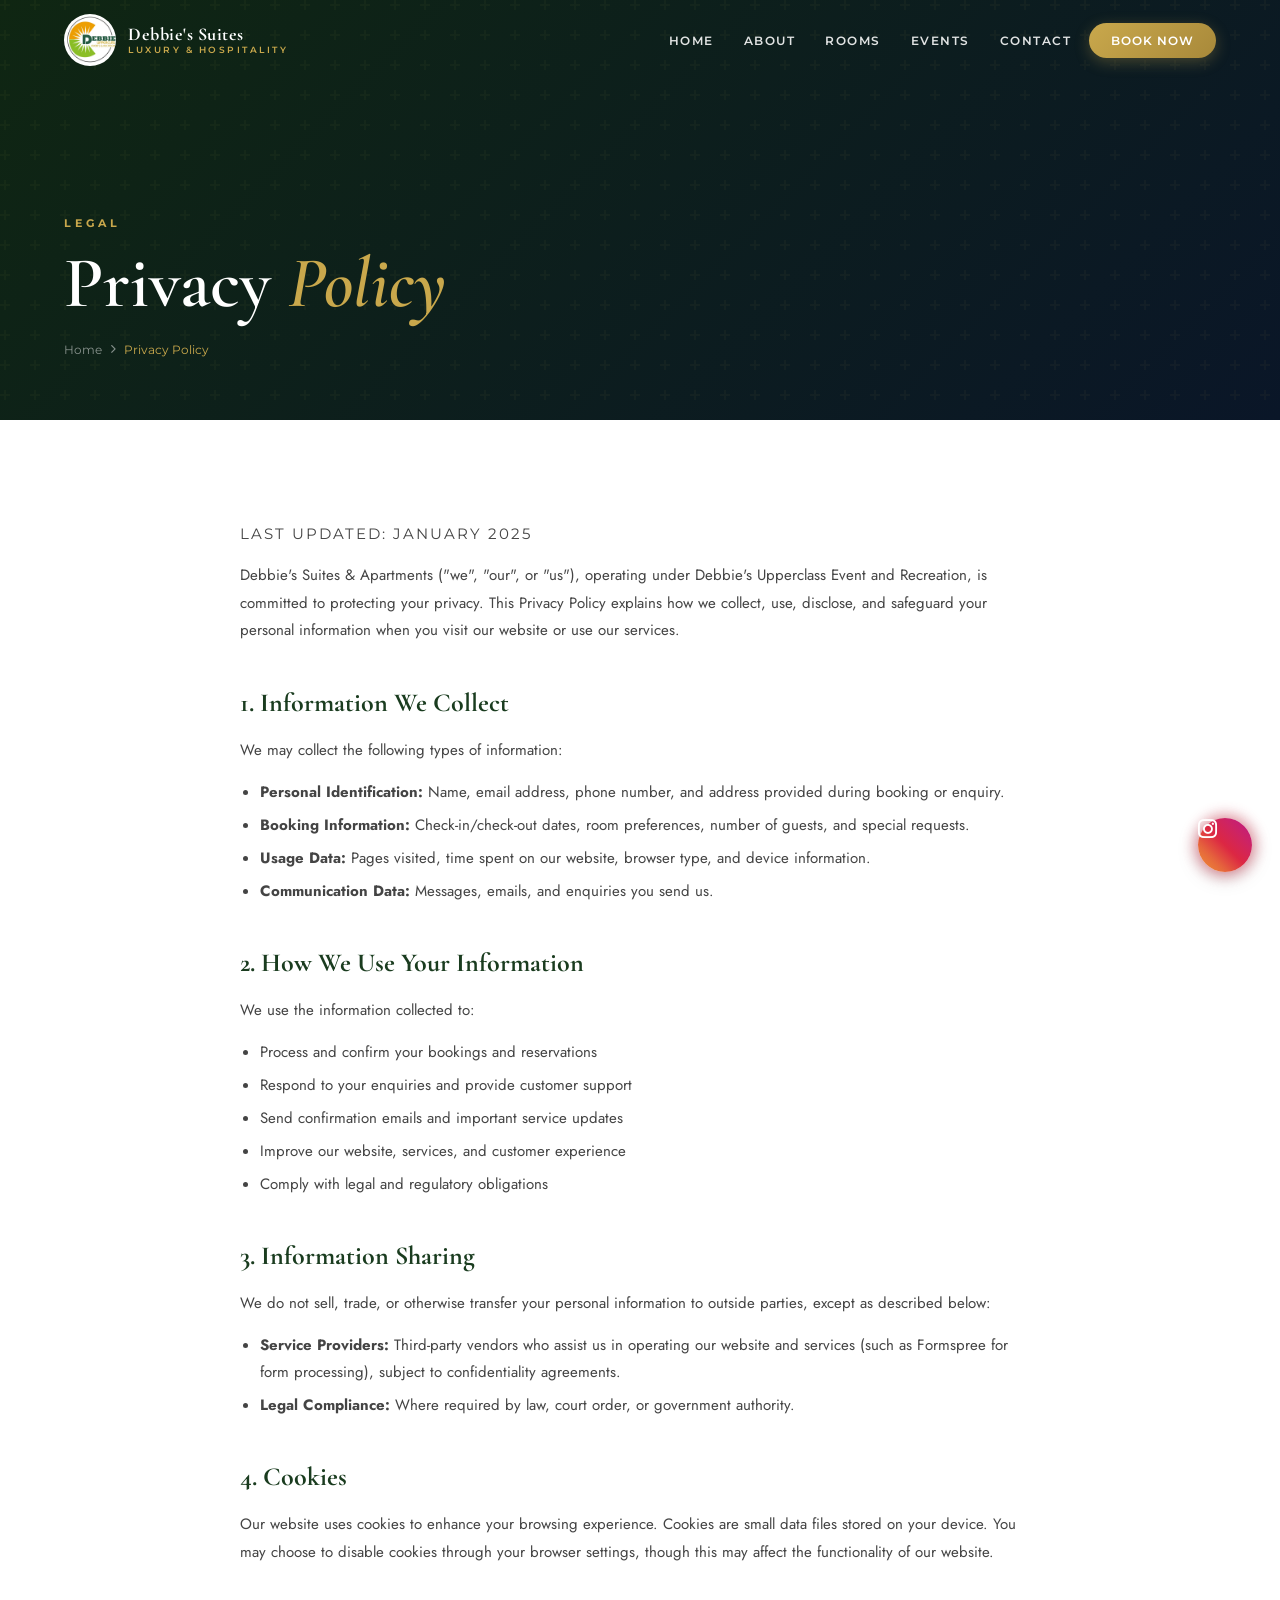
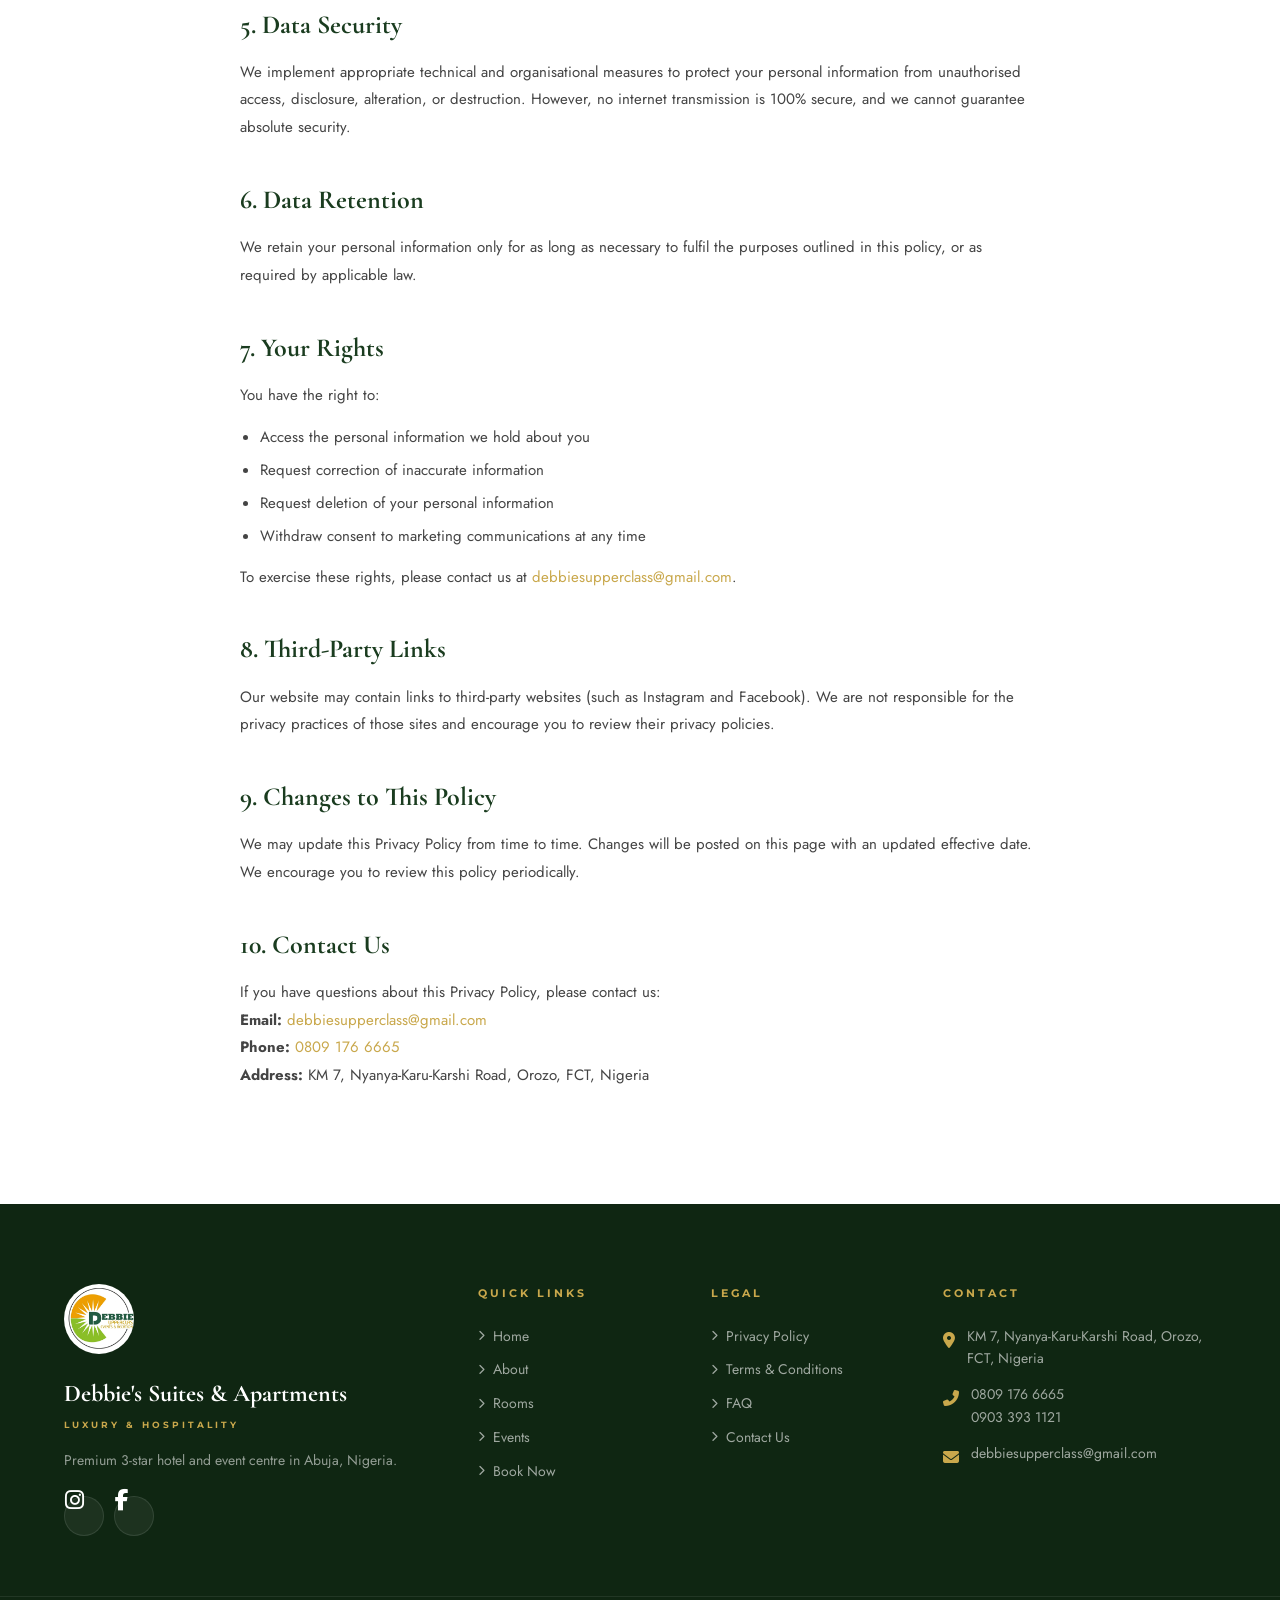
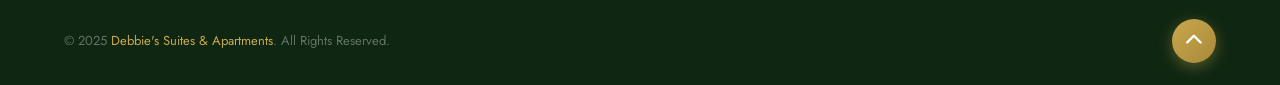
<file: privacy.html>
<!DOCTYPE html>
<html lang="en">
<head>
<meta charset="UTF-8"/><meta name="viewport" content="width=device-width,initial-scale=1.0"/>
<title>Privacy Policy | Debbie's Suites & Apartments</title>
<link rel="icon" href="[data-uri]" type="image/jpeg"/>
<link rel="stylesheet" href="style.css"/>
<link rel="stylesheet" href="https://cdnjs.cloudflare.com/ajax/libs/font-awesome/6.5.0/css/all.min.css"/>
<style>
.policy-body { max-width:800px; margin:0 auto; }
.policy-body h2 { font-family:var(--font-display); font-size:26px; font-weight:700; color:var(--forest); margin:36px 0 12px; }
.policy-body h3 { font-family:var(--font-display); font-size:20px; font-weight:600; color:var(--forest); margin:24px 0 10px; }
.policy-body p { font-size:15px; color:var(--text-mid); line-height:1.85; margin-bottom:14px; }
.policy-body ul { padding-left:20px; margin-bottom:14px; }
.policy-body ul li { font-size:15px; color:var(--text-mid); line-height:1.8; margin-bottom:6px; list-style:disc; }
.policy-date { font-family:var(--font-ui); font-size:12px; letter-spacing:2px; color:var(--gold); text-transform:uppercase; margin-bottom:30px; }
.policy-divider { height:1px; background:var(--gray-light); margin:36px 0; }
</style>
</head>
<body>
<div id="page-loader"><div class="loader-logo"><img src="[data-uri]" alt="Logo"/></div><div class="loader-bar-wrap"><div class="loader-bar"></div></div><p class="loader-text">Debbie's Suites &amp; Apartments</p></div>
<nav id="navbar">
  <a href="index.html" class="nav-logo"><div class="nav-logo-img"><img src="[data-uri]" alt="Logo"/></div><div class="nav-logo-text"><span class="brand-name">Debbie's Suites</span><span class="brand-sub">Luxury &amp; Hospitality</span></div></a>
  <ul class="nav-links"><li><a href="index.html">Home</a></li><li><a href="about.html">About</a></li><li><a href="accommodation.html">Rooms</a></li><li><a href="events.html">Events</a></li><li><a href="contact.html">Contact</a></li><li><a href="booking.html" class="nav-cta">Book Now</a></li></ul>
  <button class="nav-hamburger" id="nav-hamburger"><span></span><span></span><span></span></button>
</nav>
<div class="nav-mobile-menu" id="nav-mobile-menu"><a href="index.html">Home</a><a href="about.html">About</a><a href="accommodation.html">Rooms</a><a href="events.html">Events</a><a href="contact.html">Contact</a><a href="booking.html" class="nav-cta-mobile">Book Now</a></div>

<div class="page-hero"><div class="page-hero-content"><span class="page-hero-eyebrow">Legal</span><h1 class="page-hero-title">Privacy <em>Policy</em></h1><nav class="breadcrumb"><a href="index.html">Home</a> <i class="fas fa-chevron-right fa-xs"></i> <span>Privacy Policy</span></nav></div></div>

<section class="section-pad"><div class="container"><div class="policy-body reveal">
  <p class="policy-date">Last Updated: January 2025</p>
  <p>Debbie's Suites &amp; Apartments ("we", "our", or "us"), operating under Debbie's Upperclass Event and Recreation, is committed to protecting your privacy. This Privacy Policy explains how we collect, use, disclose, and safeguard your personal information when you visit our website or use our services.</p>

  <h2>1. Information We Collect</h2>
  <p>We may collect the following types of information:</p>
  <ul>
    <li><strong>Personal Identification:</strong> Name, email address, phone number, and address provided during booking or enquiry.</li>
    <li><strong>Booking Information:</strong> Check-in/check-out dates, room preferences, number of guests, and special requests.</li>
    <li><strong>Usage Data:</strong> Pages visited, time spent on our website, browser type, and device information.</li>
    <li><strong>Communication Data:</strong> Messages, emails, and enquiries you send us.</li>
  </ul>

  <h2>2. How We Use Your Information</h2>
  <p>We use the information collected to:</p>
  <ul>
    <li>Process and confirm your bookings and reservations</li>
    <li>Respond to your enquiries and provide customer support</li>
    <li>Send confirmation emails and important service updates</li>
    <li>Improve our website, services, and customer experience</li>
    <li>Comply with legal and regulatory obligations</li>
  </ul>

  <h2>3. Information Sharing</h2>
  <p>We do not sell, trade, or otherwise transfer your personal information to outside parties, except as described below:</p>
  <ul>
    <li><strong>Service Providers:</strong> Third-party vendors who assist us in operating our website and services (such as Formspree for form processing), subject to confidentiality agreements.</li>
    <li><strong>Legal Compliance:</strong> Where required by law, court order, or government authority.</li>
  </ul>

  <h2>4. Cookies</h2>
  <p>Our website uses cookies to enhance your browsing experience. Cookies are small data files stored on your device. You may choose to disable cookies through your browser settings, though this may affect the functionality of our website.</p>

  <h2>5. Data Security</h2>
  <p>We implement appropriate technical and organisational measures to protect your personal information from unauthorised access, disclosure, alteration, or destruction. However, no internet transmission is 100% secure, and we cannot guarantee absolute security.</p>

  <h2>6. Data Retention</h2>
  <p>We retain your personal information only for as long as necessary to fulfil the purposes outlined in this policy, or as required by applicable law.</p>

  <h2>7. Your Rights</h2>
  <p>You have the right to:</p>
  <ul>
    <li>Access the personal information we hold about you</li>
    <li>Request correction of inaccurate information</li>
    <li>Request deletion of your personal information</li>
    <li>Withdraw consent to marketing communications at any time</li>
  </ul>
  <p>To exercise these rights, please contact us at <a href="mailto:debbiesupperclass@gmail.com" style="color:var(--gold)">debbiesupperclass@gmail.com</a>.</p>

  <h2>8. Third-Party Links</h2>
  <p>Our website may contain links to third-party websites (such as Instagram and Facebook). We are not responsible for the privacy practices of those sites and encourage you to review their privacy policies.</p>

  <h2>9. Changes to This Policy</h2>
  <p>We may update this Privacy Policy from time to time. Changes will be posted on this page with an updated effective date. We encourage you to review this policy periodically.</p>

  <h2>10. Contact Us</h2>
  <p>If you have questions about this Privacy Policy, please contact us:<br/>
  <strong>Email:</strong> <a href="mailto:debbiesupperclass@gmail.com" style="color:var(--gold)">debbiesupperclass@gmail.com</a><br/>
  <strong>Phone:</strong> <a href="tel:08091766665" style="color:var(--gold)">0809 176 6665</a><br/>
  <strong>Address:</strong> KM 7, Nyanya-Karu-Karshi Road, Orozo, FCT, Nigeria</p>
</div></div></section>

<footer>
  <div class="footer-grid">
    <div><div class="footer-brand-logo"><img src="[data-uri]" alt="Logo"/></div><p class="footer-brand-name">Debbie's Suites &amp; Apartments</p><p class="footer-brand-sub">Luxury &amp; Hospitality</p><p class="footer-brand-tagline">Premium 3-star hotel and event centre in Abuja, Nigeria.</p><div class="footer-socials"><a href="https://instagram.com/debbies_upperclass" target="_blank" rel="noopener" class="footer-social-btn"><i class="fab fa-instagram"></i></a><a href="https://facebook.com/DebbiesUpperclassEventandRecreation" target="_blank" rel="noopener" class="footer-social-btn"><i class="fab fa-facebook-f"></i></a></div></div>
    <div><p class="footer-col-title">Quick Links</p><ul class="footer-links"><li><a href="index.html"><i class="fas fa-chevron-right fa-xs"></i> Home</a></li><li><a href="about.html"><i class="fas fa-chevron-right fa-xs"></i> About</a></li><li><a href="accommodation.html"><i class="fas fa-chevron-right fa-xs"></i> Rooms</a></li><li><a href="events.html"><i class="fas fa-chevron-right fa-xs"></i> Events</a></li><li><a href="booking.html"><i class="fas fa-chevron-right fa-xs"></i> Book Now</a></li></ul></div>
    <div><p class="footer-col-title">Legal</p><ul class="footer-links"><li><a href="privacy.html"><i class="fas fa-chevron-right fa-xs"></i> Privacy Policy</a></li><li><a href="terms.html"><i class="fas fa-chevron-right fa-xs"></i> Terms &amp; Conditions</a></li><li><a href="faq.html"><i class="fas fa-chevron-right fa-xs"></i> FAQ</a></li><li><a href="contact.html"><i class="fas fa-chevron-right fa-xs"></i> Contact Us</a></li></ul></div>
    <div><p class="footer-col-title">Contact</p><div class="footer-contact-item"><span class="footer-contact-icon"><i class="fas fa-map-marker-alt"></i></span><p class="footer-contact-text">KM 7, Nyanya-Karu-Karshi Road, Orozo, FCT, Nigeria</p></div><div class="footer-contact-item"><span class="footer-contact-icon"><i class="fas fa-phone-alt"></i></span><p class="footer-contact-text"><a href="tel:08091766665">0809 176 6665</a><br/><a href="tel:09033931121">0903 393 1121</a></p></div><div class="footer-contact-item"><span class="footer-contact-icon"><i class="fas fa-envelope"></i></span><p class="footer-contact-text"><a href="mailto:debbiesupperclass@gmail.com">debbiesupperclass@gmail.com</a></p></div></div>
  </div>
  <div class="footer-bottom"><p class="footer-copyright">&copy; 2025 <span>Debbie's Suites &amp; Apartments</span>. All Rights Reserved.</p><button id="back-to-top"><i class="fas fa-chevron-up"></i></button></div>
</footer>
<div class="fab-container"><a href="https://instagram.com/debbies_upperclass" target="_blank" rel="noopener" class="fab fab-instagram" aria-label="Instagram"><i class="fab fa-instagram"></i></a></div>
<script src="script.js"></script>
</body></html>
</file>
<file: style.css>
/* ================================================================
   DEBBIE'S SUITES & APARTMENTS — Premium Stylesheet
   Brand: Gold | Forest Green | Nature Green | Navy | White
   Fonts: Cormorant Garamond (display) | Jost (body) | Montserrat (ui)
   ================================================================ */

/* ── Google Fonts ── */
@import url('https://fonts.googleapis.com/css2?family=Cormorant+Garamond:ital,wght@0,300;0,400;0,500;0,600;0,700;1,300;1,400;1,600&family=Jost:wght@300;400;500;600&family=Montserrat:wght@400;500;600;700&display=swap');

/* ── CSS Custom Properties ── */
:root {
  --gold:         #C9A84C;
  --gold-light:   #E8C96A;
  --gold-dark:    #A8893A;
  --forest:       #1A3C1F;
  --forest-deep:  #0F2612;
  --nature:       #4CAF50;
  --nature-bright:#7DC537;
  --navy:         #0A1628;
  --navy-mid:     #152238;
  --white:        #FFFFFF;
  --ivory:        #F8F6F0;
  --gray-light:   #F0EDE8;
  --gray-mid:     #9A9590;
  --text-dark:    #1C1C1C;
  --text-mid:     #444444;

  --font-display: 'Cormorant Garamond', Georgia, serif;
  --font-body:    'Jost', sans-serif;
  --font-ui:      'Montserrat', sans-serif;

  --radius-sm:    4px;
  --radius-md:    12px;
  --radius-lg:    24px;
  --radius-xl:    40px;

  --shadow-gold:  0 4px 30px rgba(201,168,76,0.25);
  --shadow-deep:  0 20px 60px rgba(0,0,0,0.4);
  --shadow-card:  0 8px 40px rgba(0,0,0,0.12);

  --transition:   all 0.45s cubic-bezier(0.25, 0.46, 0.45, 0.94);
  --transition-fast: all 0.25s ease;
}

/* ── Reset & Base ── */
*, *::before, *::after { box-sizing: border-box; margin: 0; padding: 0; }

html {
  scroll-behavior: smooth;
  font-size: 16px;
  -webkit-text-size-adjust: 100%;
}

body {
  font-family: var(--font-body);
  color: var(--text-dark);
  background: var(--white);
  overflow-x: hidden;
  line-height: 1.7;
}

img { display: block; max-width: 100%; height: auto; }
a  { text-decoration: none; color: inherit; }
ul { list-style: none; }
button { cursor: pointer; border: none; background: none; font-family: inherit; }

/* ── Page Loader ── */
#page-loader {
  position: fixed; inset: 0;
  background: var(--forest-deep);
  display: flex; flex-direction: column;
  align-items: center; justify-content: center;
  z-index: 9999;
  transition: opacity 0.6s ease, visibility 0.6s ease;
}
#page-loader.hidden { opacity: 0; visibility: hidden; }

.loader-logo {
  width: 90px; height: 90px;
  border-radius: 50%;
  overflow: hidden;
  margin-bottom: 28px;
  animation: loaderPulse 1.5s ease-in-out infinite;
}
.loader-logo img { width: 100%; height: 100%; object-fit: cover; }

.loader-bar-wrap {
  width: 200px; height: 2px;
  background: rgba(255,255,255,0.1);
  border-radius: 2px; overflow: hidden;
}
.loader-bar {
  height: 100%;
  background: linear-gradient(90deg, var(--gold), var(--nature-bright));
  width: 0%;
  animation: loadProgress 1.8s ease forwards;
}
.loader-text {
  margin-top: 16px;
  font-family: var(--font-ui);
  font-size: 11px;
  letter-spacing: 4px;
  color: var(--gold);
  text-transform: uppercase;
  animation: fadeInUp 0.8s ease 0.3s both;
}

@keyframes loaderPulse {
  0%, 100% { box-shadow: 0 0 0 0 rgba(201,168,76,0.4); }
  50%       { box-shadow: 0 0 0 20px rgba(201,168,76,0); }
}
@keyframes loadProgress { to { width: 100%; } }

/* ── Navigation ── */
#navbar {
  position: fixed; top: 0; left: 0; right: 0;
  z-index: 1000;
  padding: 0 5%;
  display: flex; align-items: center; justify-content: space-between;
  height: 80px;
  transition: var(--transition);
}
#navbar.scrolled {
  background: rgba(10, 22, 40, 0.97);
  backdrop-filter: blur(20px);
  height: 68px;
  box-shadow: 0 2px 30px rgba(0,0,0,0.3);
}
#navbar.scrolled .nav-logo-text { color: var(--white); }

.nav-logo { display: flex; align-items: center; gap: 12px; }
.nav-logo-img {
  width: 52px; height: 52px;
  border-radius: 50%; overflow: hidden;
  transition: var(--transition-fast);
}
#navbar.scrolled .nav-logo-img { width: 44px; height: 44px; }
.nav-logo-img img { width: 100%; height: 100%; object-fit: cover; }

.nav-logo-text {
  display: flex; flex-direction: column; line-height: 1.1;
}
.nav-logo-text .brand-name {
  font-family: var(--font-display);
  font-size: 18px; font-weight: 700;
  color: var(--white); letter-spacing: 0.5px;
}
.nav-logo-text .brand-sub {
  font-family: var(--font-ui);
  font-size: 9px; font-weight: 600;
  color: var(--gold); letter-spacing: 2.5px;
  text-transform: uppercase;
}

.nav-links {
  display: flex; align-items: center; gap: 6px;
}
.nav-links a {
  font-family: var(--font-ui);
  font-size: 12px; font-weight: 600;
  letter-spacing: 1.5px; text-transform: uppercase;
  color: rgba(255,255,255,0.88);
  padding: 8px 12px;
  border-radius: var(--radius-sm);
  transition: var(--transition-fast);
  position: relative;
}
.nav-links a::after {
  content: '';
  position: absolute; bottom: 2px; left: 50%; transform: translateX(-50%);
  width: 0; height: 1px;
  background: var(--gold);
  transition: width 0.3s ease;
}
.nav-links a:hover { color: var(--gold); }
.nav-links a:hover::after { width: 70%; }
.nav-links a.active { color: var(--gold); }
.nav-links a.active::after { width: 70%; }

.nav-cta {
  background: linear-gradient(135deg, var(--gold), var(--gold-dark)) !important;
  color: var(--white) !important;
  padding: 10px 22px !important;
  border-radius: var(--radius-xl) !important;
  letter-spacing: 1px !important;
  box-shadow: 0 4px 15px rgba(201,168,76,0.3);
}
.nav-cta::after { display: none !important; }
.nav-cta:hover {
  transform: translateY(-2px);
  box-shadow: 0 8px 25px rgba(201,168,76,0.5) !important;
  color: var(--white) !important;
}

.nav-hamburger {
  display: none;
  flex-direction: column; gap: 5px;
  padding: 8px;
}
.nav-hamburger span {
  display: block; width: 24px; height: 2px;
  background: var(--white);
  border-radius: 2px;
  transition: var(--transition-fast);
}
.nav-hamburger.open span:nth-child(1) { transform: rotate(45deg) translate(5px,5px); }
.nav-hamburger.open span:nth-child(2) { opacity: 0; }
.nav-hamburger.open span:nth-child(3) { transform: rotate(-45deg) translate(5px,-5px); }

/* Mobile Nav Menu */
.nav-mobile-menu {
  display: none;
  position: fixed; top: 68px; left: 0; right: 0;
  background: rgba(10,22,40,0.98);
  backdrop-filter: blur(20px);
  padding: 20px 5% 30px;
  z-index: 999;
  flex-direction: column; gap: 4px;
  animation: slideDown 0.3s ease;
}
.nav-mobile-menu.open { display: flex; }
.nav-mobile-menu a {
  font-family: var(--font-ui);
  font-size: 13px; font-weight: 600;
  letter-spacing: 2px; text-transform: uppercase;
  color: rgba(255,255,255,0.85);
  padding: 14px 0;
  border-bottom: 1px solid rgba(255,255,255,0.06);
  transition: color 0.2s;
}
.nav-mobile-menu a:hover { color: var(--gold); }
.nav-mobile-menu .nav-cta-mobile {
  margin-top: 14px;
  background: linear-gradient(135deg, var(--gold), var(--gold-dark));
  color: var(--white) !important;
  text-align: center;
  padding: 14px !important;
  border-radius: var(--radius-xl);
  border: none;
}

@keyframes slideDown {
  from { opacity: 0; transform: translateY(-10px); }
  to   { opacity: 1; transform: translateY(0); }
}

/* ── Section Utilities ── */
.section-eyebrow {
  font-family: var(--font-ui);
  font-size: 11px; font-weight: 700;
  letter-spacing: 4px; text-transform: uppercase;
  color: var(--gold);
  display: block; margin-bottom: 14px;
}
.section-title {
  font-family: var(--font-display);
  font-size: clamp(32px, 5vw, 54px);
  font-weight: 600; line-height: 1.15;
  color: var(--forest);
}
.section-title.light { color: var(--white); }
.section-title em { font-style: italic; color: var(--gold); }

.section-subtitle {
  font-family: var(--font-body);
  font-size: 17px; font-weight: 300;
  line-height: 1.8;
  color: var(--text-mid);
  max-width: 600px;
}
.section-subtitle.light { color: rgba(255,255,255,0.75); }

.section-divider {
  width: 60px; height: 2px;
  background: linear-gradient(90deg, var(--gold), var(--nature));
  margin: 20px 0;
  border-radius: 2px;
}
.section-divider.center { margin: 20px auto; }

.container { max-width: 1240px; margin: 0 auto; padding: 0 5%; }
.section-pad { padding: 100px 0; }
.section-pad-sm { padding: 70px 0; }

/* Text alignment helpers */
.text-center { text-align: center; }
.text-center .section-subtitle { margin: 0 auto; }
.text-center .section-divider { margin: 20px auto; }

/* ── Button Styles ── */
.btn {
  display: inline-flex; align-items: center; gap: 8px;
  font-family: var(--font-ui);
  font-size: 12px; font-weight: 700;
  letter-spacing: 2px; text-transform: uppercase;
  padding: 16px 34px; border-radius: var(--radius-xl);
  transition: var(--transition);
  position: relative; overflow: hidden;
}
.btn::before {
  content: ''; position: absolute; inset: 0;
  background: rgba(255,255,255,0.1);
  transform: translateX(-100%) skewX(-15deg);
  transition: transform 0.5s ease;
}
.btn:hover::before { transform: translateX(110%) skewX(-15deg); }

.btn-gold {
  background: linear-gradient(135deg, var(--gold-light), var(--gold-dark));
  color: var(--white);
  box-shadow: 0 6px 25px rgba(201,168,76,0.35);
}
.btn-gold:hover {
  transform: translateY(-3px);
  box-shadow: 0 12px 35px rgba(201,168,76,0.5);
}

.btn-outline-gold {
  background: transparent;
  color: var(--gold);
  border: 1.5px solid var(--gold);
}
.btn-outline-gold:hover {
  background: var(--gold);
  color: var(--white);
  transform: translateY(-3px);
  box-shadow: 0 8px 25px rgba(201,168,76,0.35);
}

.btn-outline-white {
  background: transparent;
  color: var(--white);
  border: 1.5px solid rgba(255,255,255,0.6);
}
.btn-outline-white:hover {
  background: rgba(255,255,255,0.12);
  border-color: var(--white);
  transform: translateY(-3px);
}

.btn-forest {
  background: var(--forest);
  color: var(--white);
  box-shadow: 0 6px 25px rgba(26,60,31,0.35);
}
.btn-forest:hover {
  background: var(--forest-deep);
  transform: translateY(-3px);
  box-shadow: 0 12px 35px rgba(26,60,31,0.5);
}

/* ── Scroll Reveal ── */
.reveal {
  opacity: 0;
  transform: translateY(40px);
  transition: opacity 0.75s ease, transform 0.75s ease;
}
.reveal.visible {
  opacity: 1;
  transform: translateY(0);
}
.reveal-left {
  opacity: 0;
  transform: translateX(-50px);
  transition: opacity 0.75s ease, transform 0.75s ease;
}
.reveal-left.visible { opacity: 1; transform: translateX(0); }
.reveal-right {
  opacity: 0;
  transform: translateX(50px);
  transition: opacity 0.75s ease, transform 0.75s ease;
}
.reveal-right.visible { opacity: 1; transform: translateX(0); }

.reveal-delay-1 { transition-delay: 0.1s; }
.reveal-delay-2 { transition-delay: 0.2s; }
.reveal-delay-3 { transition-delay: 0.3s; }
.reveal-delay-4 { transition-delay: 0.4s; }
.reveal-delay-5 { transition-delay: 0.5s; }

/* ── Cards ── */
.card {
  background: var(--white);
  border-radius: var(--radius-lg);
  overflow: hidden;
  box-shadow: var(--shadow-card);
  transition: var(--transition);
}
.card:hover {
  transform: translateY(-8px);
  box-shadow: 0 20px 60px rgba(0,0,0,0.18);
}
.card-img {
  width: 100%; aspect-ratio: 16/10;
  overflow: hidden;
}
.card-img img {
  width: 100%; height: 100%; object-fit: cover;
  transition: transform 0.7s ease;
}
.card:hover .card-img img { transform: scale(1.08); }
.card-body { padding: 28px; }
.card-eyebrow {
  font-family: var(--font-ui);
  font-size: 10px; font-weight: 700;
  letter-spacing: 3px; text-transform: uppercase;
  color: var(--gold); margin-bottom: 10px;
}
.card-title {
  font-family: var(--font-display);
  font-size: 24px; font-weight: 600;
  color: var(--forest); margin-bottom: 10px; line-height: 1.25;
}
.card-text {
  font-size: 15px; color: var(--text-mid); line-height: 1.75;
}
.card-price {
  font-family: var(--font-display);
  font-size: 22px; font-weight: 600; color: var(--gold);
  margin-top: 16px;
}
.card-price span {
  font-family: var(--font-body);
  font-size: 13px; color: var(--gray-mid); font-weight: 400;
}

/* ── Stats Strip ── */
.stats-strip {
  background: linear-gradient(135deg, var(--forest-deep), var(--navy));
  padding: 60px 0;
}
.stats-grid {
  display: grid;
  grid-template-columns: repeat(4, 1fr);
  gap: 2px;
}
.stat-item {
  text-align: center;
  padding: 30px 20px;
  border-right: 1px solid rgba(255,255,255,0.08);
  position: relative;
}
.stat-item:last-child { border-right: none; }
.stat-number {
  font-family: var(--font-display);
  font-size: clamp(42px, 6vw, 64px);
  font-weight: 700; line-height: 1;
  color: var(--gold); display: block;
}
.stat-label {
  font-family: var(--font-ui);
  font-size: 11px; font-weight: 600;
  letter-spacing: 3px; text-transform: uppercase;
  color: rgba(255,255,255,0.6);
  margin-top: 8px; display: block;
}

/* ── Service Cards ── */
.services-grid {
  display: grid;
  grid-template-columns: repeat(auto-fit, minmax(280px, 1fr));
  gap: 28px;
}
.service-card {
  background: var(--white);
  border-radius: var(--radius-lg);
  padding: 40px 32px;
  text-align: center;
  box-shadow: var(--shadow-card);
  transition: var(--transition);
  border-bottom: 3px solid transparent;
  position: relative; overflow: hidden;
}
.service-card::before {
  content: '';
  position: absolute; top: 0; left: 0; right: 0; height: 3px;
  background: linear-gradient(90deg, var(--gold), var(--nature));
  transform: scaleX(0);
  transition: transform 0.4s ease;
}
.service-card:hover::before { transform: scaleX(1); }
.service-card:hover {
  transform: translateY(-10px);
  box-shadow: 0 25px 60px rgba(0,0,0,0.15);
}
.service-icon {
  width: 72px; height: 72px;
  background: linear-gradient(135deg, rgba(201,168,76,0.1), rgba(76,175,80,0.1));
  border-radius: 50%;
  display: flex; align-items: center; justify-content: center;
  margin: 0 auto 24px;
  font-size: 30px;
  transition: var(--transition);
}
.service-card:hover .service-icon {
  background: linear-gradient(135deg, var(--gold), var(--nature));
  transform: scale(1.1) rotate(5deg);
}
.service-card-title {
  font-family: var(--font-display);
  font-size: 22px; font-weight: 600;
  color: var(--forest); margin-bottom: 12px;
}
.service-card-text {
  font-size: 14px; color: var(--text-mid); line-height: 1.75;
}
.service-card-link {
  display: inline-flex; align-items: center; gap: 6px;
  margin-top: 20px;
  font-family: var(--font-ui);
  font-size: 11px; font-weight: 700;
  letter-spacing: 2px; text-transform: uppercase;
  color: var(--gold);
  transition: gap 0.3s ease;
}
.service-card-link:hover { gap: 12px; }

/* ── Glassmorphism Card ── */
.glass-card {
  background: rgba(255,255,255,0.08);
  backdrop-filter: blur(20px);
  border: 1px solid rgba(255,255,255,0.15);
  border-radius: var(--radius-lg);
  padding: 36px 32px;
  transition: var(--transition);
}
.glass-card:hover {
  background: rgba(255,255,255,0.13);
  border-color: rgba(201,168,76,0.3);
  transform: translateY(-6px);
}

/* ── Section Backgrounds ── */
.bg-ivory    { background: var(--ivory); }
.bg-forest   { background: var(--forest); }
.bg-navy     { background: var(--navy); }
.bg-dark-hero {
  background: linear-gradient(135deg, var(--forest-deep) 0%, var(--navy) 100%);
}

/* ── Page Hero (inner pages) ── */
.page-hero {
  height: 420px;
  background: linear-gradient(135deg, var(--forest-deep), var(--navy));
  display: flex; align-items: flex-end;
  padding: 0 5% 60px;
  position: relative; overflow: hidden;
}
.page-hero::before {
  content: '';
  position: absolute; inset: 0;
  background: url("data:image/svg+xml,%3Csvg width='60' height='60' viewBox='0 0 60 60' xmlns='http://www.w3.org/2000/svg'%3E%3Cg fill='none' fill-rule='evenodd'%3E%3Cg fill='%23C9A84C' fill-opacity='0.04'%3E%3Cpath d='M36 34v-4h-2v4h-4v2h4v4h2v-4h4v-2h-4zm0-30V0h-2v4h-4v2h4v4h2V6h4V4h-4zM6 34v-4H4v4H0v2h4v4h2v-4h4v-2H6zM6 4V0H4v4H0v2h4v4h2V6h4V4H6z'/%3E%3C/g%3E%3C/g%3E%3C/svg%3E");
}
.page-hero-content { position: relative; z-index: 1; }
.page-hero-eyebrow {
  font-family: var(--font-ui);
  font-size: 11px; font-weight: 700;
  letter-spacing: 4px; text-transform: uppercase;
  color: var(--gold); display: block; margin-bottom: 12px;
}
.page-hero-title {
  font-family: var(--font-display);
  font-size: clamp(40px, 6vw, 72px);
  font-weight: 600; line-height: 1.1;
  color: var(--white);
}
.page-hero-title em { font-style: italic; color: var(--gold); }
.breadcrumb {
  margin-top: 16px;
  font-family: var(--font-ui);
  font-size: 12px; color: rgba(255,255,255,0.5);
  display: flex; align-items: center; gap: 8px;
}
.breadcrumb a { color: rgba(255,255,255,0.5); transition: color 0.2s; }
.breadcrumb a:hover { color: var(--gold); }
.breadcrumb span { color: var(--gold); }

/* ── Form Styles ── */
.form-group { margin-bottom: 22px; }
.form-label {
  display: block;
  font-family: var(--font-ui);
  font-size: 11px; font-weight: 700;
  letter-spacing: 2px; text-transform: uppercase;
  color: var(--text-mid); margin-bottom: 8px;
}
.form-control {
  width: 100%;
  font-family: var(--font-body);
  font-size: 15px;
  padding: 14px 18px;
  background: var(--white);
  border: 1.5px solid #E0DDD8;
  border-radius: var(--radius-md);
  color: var(--text-dark);
  transition: var(--transition-fast);
  outline: none;
}
.form-control:focus {
  border-color: var(--gold);
  box-shadow: 0 0 0 3px rgba(201,168,76,0.12);
}
.form-control::placeholder { color: #AEABA5; }

textarea.form-control { resize: vertical; min-height: 120px; }

select.form-control {
  appearance: none;
  background-image: url("data:image/svg+xml,%3Csvg xmlns='http://www.w3.org/2000/svg' width='16' height='16' viewBox='0 0 24 24' fill='none' stroke='%23C9A84C' stroke-width='2'%3E%3Cpolyline points='6 9 12 15 18 9'%3E%3C/polyline%3E%3C/svg%3E");
  background-repeat: no-repeat;
  background-position: right 16px center;
  padding-right: 44px;
}

/* Dark form variant */
.form-dark .form-control {
  background: rgba(255,255,255,0.06);
  border-color: rgba(255,255,255,0.12);
  color: var(--white);
}
.form-dark .form-control:focus { border-color: var(--gold); }
.form-dark .form-control::placeholder { color: rgba(255,255,255,0.35); }
.form-dark .form-label { color: rgba(255,255,255,0.6); }
.form-dark select.form-control {
  background-color: rgba(255,255,255,0.06);
  color: var(--white);
}
.form-dark select.form-control option { background: var(--navy); color: var(--white); }

/* ── Testimonials ── */
.testimonial-card {
  background: var(--white);
  border-radius: var(--radius-lg);
  padding: 36px 32px;
  box-shadow: var(--shadow-card);
  border-left: 3px solid var(--gold);
  position: relative;
}
.testimonial-quote {
  font-size: 60px; line-height: 0.5;
  color: var(--gold); opacity: 0.3;
  font-family: Georgia, serif;
  position: absolute; top: 24px; left: 28px;
}
.testimonial-text {
  font-family: var(--font-display);
  font-size: 18px; font-style: italic;
  line-height: 1.75; color: var(--text-mid);
  margin-top: 20px;
}
.testimonial-author {
  display: flex; align-items: center; gap: 14px;
  margin-top: 24px;
  padding-top: 20px;
  border-top: 1px solid var(--gray-light);
}
.testimonial-avatar {
  width: 48px; height: 48px; border-radius: 50%;
  background: linear-gradient(135deg, var(--gold), var(--nature));
  display: flex; align-items: center; justify-content: center;
  font-family: var(--font-display);
  font-size: 20px; color: var(--white); font-weight: 700;
}
.testimonial-name {
  font-family: var(--font-ui);
  font-size: 13px; font-weight: 700;
  color: var(--forest);
}
.testimonial-role {
  font-size: 12px; color: var(--gray-mid);
}
.stars { color: var(--gold); font-size: 14px; letter-spacing: 2px; }

/* ── Gallery ── */
.gallery-filters {
  display: flex; flex-wrap: wrap; gap: 10px;
  justify-content: center; margin-bottom: 40px;
}
.gallery-filter-btn {
  font-family: var(--font-ui);
  font-size: 11px; font-weight: 700;
  letter-spacing: 2px; text-transform: uppercase;
  padding: 10px 22px; border-radius: var(--radius-xl);
  border: 1.5px solid #E0DDD8;
  color: var(--text-mid);
  background: var(--white);
  transition: var(--transition-fast);
  cursor: pointer;
}
.gallery-filter-btn:hover,
.gallery-filter-btn.active {
  background: var(--gold);
  border-color: var(--gold);
  color: var(--white);
}

.gallery-grid {
  columns: 3;
  column-gap: 16px;
}
.gallery-item {
  break-inside: avoid;
  margin-bottom: 16px;
  border-radius: var(--radius-md);
  overflow: hidden;
  cursor: pointer;
  position: relative;
}
.gallery-item img {
  width: 100%; display: block;
  transition: transform 0.5s ease;
}
.gallery-item-overlay {
  position: absolute; inset: 0;
  background: linear-gradient(to top, rgba(10,22,40,0.7), transparent);
  opacity: 0;
  transition: opacity 0.3s ease;
  display: flex; align-items: flex-end;
  padding: 16px;
}
.gallery-item:hover .gallery-item-overlay { opacity: 1; }
.gallery-item:hover img { transform: scale(1.06); }
.gallery-item-label {
  font-family: var(--font-ui);
  font-size: 11px; font-weight: 700;
  letter-spacing: 2px; text-transform: uppercase;
  color: var(--gold);
}

/* Lightbox */
#lightbox {
  position: fixed; inset: 0;
  background: rgba(0,0,0,0.95);
  z-index: 9998;
  display: none;
  align-items: center; justify-content: center;
}
#lightbox.open { display: flex; }
.lightbox-img {
  max-width: 90vw; max-height: 85vh;
  border-radius: var(--radius-md);
  box-shadow: 0 0 80px rgba(201,168,76,0.2);
}
.lightbox-close {
  position: absolute; top: 20px; right: 24px;
  color: var(--white); font-size: 32px;
  cursor: pointer; opacity: 0.7;
  transition: opacity 0.2s;
  background: none; border: none;
}
.lightbox-close:hover { opacity: 1; }
.lightbox-nav {
  position: absolute;
  top: 50%; transform: translateY(-50%);
  background: rgba(201,168,76,0.2);
  color: var(--white); font-size: 24px;
  width: 52px; height: 52px;
  border-radius: 50%;
  display: flex; align-items: center; justify-content: center;
  cursor: pointer; border: 1px solid rgba(201,168,76,0.3);
  transition: var(--transition-fast);
}
.lightbox-nav:hover { background: var(--gold); }
.lightbox-prev { left: 20px; }
.lightbox-next { right: 20px; }

/* ── FAQ Accordion ── */
.faq-item {
  border: 1px solid #E8E5E0;
  border-radius: var(--radius-md);
  margin-bottom: 12px;
  overflow: hidden;
  transition: var(--transition-fast);
}
.faq-item.open { border-color: var(--gold); box-shadow: 0 4px 20px rgba(201,168,76,0.12); }
.faq-question {
  display: flex; align-items: center; justify-content: space-between;
  padding: 22px 28px; cursor: pointer;
  font-family: var(--font-display);
  font-size: 19px; font-weight: 600; color: var(--forest);
  gap: 16px;
  transition: color 0.2s;
}
.faq-item.open .faq-question { color: var(--gold); }
.faq-icon {
  width: 28px; height: 28px; border-radius: 50%;
  background: var(--gray-light);
  display: flex; align-items: center; justify-content: center;
  flex-shrink: 0; font-size: 18px; font-weight: 400;
  transition: var(--transition-fast);
}
.faq-item.open .faq-icon {
  background: var(--gold); color: var(--white);
  transform: rotate(45deg);
}
.faq-answer {
  max-height: 0; overflow: hidden;
  transition: max-height 0.4s ease, padding 0.3s ease;
}
.faq-answer-inner {
  padding: 0 28px 24px;
  font-size: 16px; color: var(--text-mid); line-height: 1.8;
  border-top: 1px solid var(--gray-light);
  padding-top: 20px;
}
.faq-item.open .faq-answer { max-height: 400px; }

/* ── Footer ── */
footer {
  background: var(--forest-deep);
  padding: 80px 0 0;
  color: var(--white);
}
.footer-grid {
  display: grid;
  grid-template-columns: 2fr 1fr 1fr 1.5fr;
  gap: 50px;
  padding: 0 5% 60px;
  border-bottom: 1px solid rgba(255,255,255,0.08);
}
.footer-brand-logo {
  width: 70px; height: 70px; border-radius: 50%;
  overflow: hidden; margin-bottom: 20px;
}
.footer-brand-logo img { width: 100%; height: 100%; object-fit: cover; }
.footer-brand-name {
  font-family: var(--font-display);
  font-size: 24px; font-weight: 700; color: var(--white);
}
.footer-brand-sub {
  font-family: var(--font-ui);
  font-size: 9px; font-weight: 700;
  letter-spacing: 3px; text-transform: uppercase;
  color: var(--gold); margin-top: 2px;
}
.footer-brand-tagline {
  font-size: 14px; color: rgba(255,255,255,0.55); line-height: 1.75;
  margin-top: 16px;
}
.footer-socials {
  display: flex; gap: 10px; margin-top: 24px;
}
.footer-social-btn {
  width: 40px; height: 40px; border-radius: 50%;
  background: rgba(255,255,255,0.06);
  border: 1px solid rgba(255,255,255,0.1);
  display: flex; align-items: center; justify-content: center;
  font-size: 16px; color: rgba(255,255,255,0.7);
  transition: var(--transition-fast);
}
.footer-social-btn:hover {
  background: var(--gold);
  border-color: var(--gold);
  color: var(--white);
  transform: translateY(-3px);
}

.footer-col-title {
  font-family: var(--font-ui);
  font-size: 11px; font-weight: 700;
  letter-spacing: 3px; text-transform: uppercase;
  color: var(--gold); margin-bottom: 22px;
}
.footer-links { display: flex; flex-direction: column; gap: 10px; }
.footer-links a {
  font-size: 14px; color: rgba(255,255,255,0.6);
  transition: color 0.2s, padding-left 0.2s;
  display: flex; align-items: center; gap: 8px;
}
.footer-links a:hover { color: var(--gold); padding-left: 6px; }

.footer-contact-item {
  display: flex; gap: 12px; margin-bottom: 14px;
}
.footer-contact-icon { font-size: 16px; color: var(--gold); flex-shrink: 0; margin-top: 2px; }
.footer-contact-text {
  font-size: 14px; color: rgba(255,255,255,0.6); line-height: 1.6;
}
.footer-contact-text a { color: rgba(255,255,255,0.6); transition: color 0.2s; }
.footer-contact-text a:hover { color: var(--gold); }

.footer-bottom {
  padding: 22px 5%;
  display: flex; align-items: center; justify-content: space-between;
  flex-wrap: wrap; gap: 12px;
}
.footer-copyright {
  font-size: 13px; color: rgba(255,255,255,0.35);
}
.footer-copyright span { color: var(--gold); }

#back-to-top {
  width: 44px; height: 44px; border-radius: 50%;
  background: linear-gradient(135deg, var(--gold), var(--gold-dark));
  color: var(--white); font-size: 18px;
  display: flex; align-items: center; justify-content: center;
  cursor: pointer; border: none;
  box-shadow: 0 4px 15px rgba(201,168,76,0.4);
  transition: var(--transition-fast);
}
#back-to-top:hover {
  transform: translateY(-4px);
  box-shadow: 0 8px 25px rgba(201,168,76,0.6);
}

/* ── FABs (WhatsApp / Instagram) ── */
.fab-container {
  position: fixed; bottom: 28px; right: 28px;
  display: flex; flex-direction: column; gap: 12px;
  z-index: 990;
}
.fab {
  width: 54px; height: 54px; border-radius: 50%;
  display: flex; align-items: center; justify-content: center;
  font-size: 22px; color: var(--white);
  transition: var(--transition);
  position: relative;
}
.fab:hover { transform: scale(1.1) translateY(-3px); }

/* Instagram FAB — steady glow, no pulse/disappear */
.fab-instagram {
  background: linear-gradient(45deg, #f09433 0%, #e6683c 25%, #dc2743 50%, #cc2366 75%, #bc1888 100%);
  box-shadow: 0 0 14px 3px rgba(220,39,67,0.45), 0 4px 20px rgba(0,0,0,0.25);
}
.fab-instagram:hover {
  box-shadow: 0 0 22px 6px rgba(220,39,67,0.6), 0 6px 24px rgba(0,0,0,0.3);
}

/* Facebook FAB — steady glow */
.fab-facebook {
  background: #1877F2;
  box-shadow: 0 0 14px 3px rgba(24,119,242,0.45), 0 4px 20px rgba(0,0,0,0.25);
}
.fab-facebook:hover {
  box-shadow: 0 0 22px 6px rgba(24,119,242,0.6), 0 6px 24px rgba(0,0,0,0.3);
}

/* ── Booking Confirmation Modal ── */
#booking-modal {
  position: fixed; inset: 0;
  background: rgba(0,0,0,0.7);
  backdrop-filter: blur(6px);
  z-index: 9997;
  display: none;
  align-items: center; justify-content: center;
  padding: 20px;
}
#booking-modal.open { display: flex; }
.booking-modal-content {
  background: var(--white);
  border-radius: var(--radius-lg);
  padding: 50px 44px;
  text-align: center;
  max-width: 500px; width: 100%;
  box-shadow: 0 30px 80px rgba(0,0,0,0.3);
  animation: modalIn 0.4s cubic-bezier(0.34, 1.56, 0.64, 1);
}
@keyframes modalIn {
  from { opacity: 0; transform: scale(0.85); }
  to   { opacity: 1; transform: scale(1); }
}
.modal-icon {
  width: 80px; height: 80px; border-radius: 50%;
  background: linear-gradient(135deg, var(--gold), var(--nature));
  display: flex; align-items: center; justify-content: center;
  font-size: 36px; margin: 0 auto 24px;
}
.modal-title {
  font-family: var(--font-display);
  font-size: 32px; font-weight: 700; color: var(--forest);
  margin-bottom: 12px;
}
.modal-text { font-size: 16px; color: var(--text-mid); line-height: 1.75; margin-bottom: 30px; }

/* ── Cookie / Notification Banner ── */
.cookie-banner {
  position: fixed; bottom: 0; left: 0; right: 0;
  background: rgba(10,22,40,0.97);
  backdrop-filter: blur(20px);
  border-top: 1px solid rgba(201,168,76,0.2);
  padding: 20px 5%;
  display: flex; align-items: center; justify-content: space-between;
  gap: 20px; flex-wrap: wrap;
  z-index: 998;
  transform: translateY(100%);
  transition: transform 0.5s ease;
}
.cookie-banner.show { transform: translateY(0); }
.cookie-text { font-size: 14px; color: rgba(255,255,255,0.7); }
.cookie-text a { color: var(--gold); text-decoration: underline; }

/* ── Responsive ── */
@media (max-width: 1024px) {
  .footer-grid { grid-template-columns: 1fr 1fr; gap: 36px; }
  .stats-grid  { grid-template-columns: repeat(2, 1fr); }
  .stat-item   { border-right: none; border-bottom: 1px solid rgba(255,255,255,0.08); }
}

@media (max-width: 768px) {
  .nav-links   { display: none; }
  .nav-hamburger { display: flex; }
  .gallery-grid { columns: 2; }
  .footer-grid { grid-template-columns: 1fr; }
  .footer-bottom { flex-direction: column; align-items: flex-start; }
  .services-grid { grid-template-columns: 1fr; }
  .section-pad { padding: 70px 0; }
  .page-hero { height: 320px; }
}

@media (max-width: 480px) {
  .gallery-grid { columns: 1; }
  .stats-grid   { grid-template-columns: 1fr 1fr; }
  .fab-container { bottom: 18px; right: 18px; }
  .fab { width: 48px; height: 48px; font-size: 20px; }
  .btn { padding: 14px 26px; }
  .booking-modal-content { padding: 36px 24px; }
}

/* ── Utility ── */
.visually-hidden {
  position: absolute; width: 1px; height: 1px;
  padding: 0; margin: -1px; overflow: hidden;
  clip: rect(0,0,0,0); border: 0;
}
@media (prefers-reduced-motion: reduce) {
  *, *::before, *::after { animation-duration: 0.01ms !important; transition-duration: 0.01ms !important; }
}
</file>
